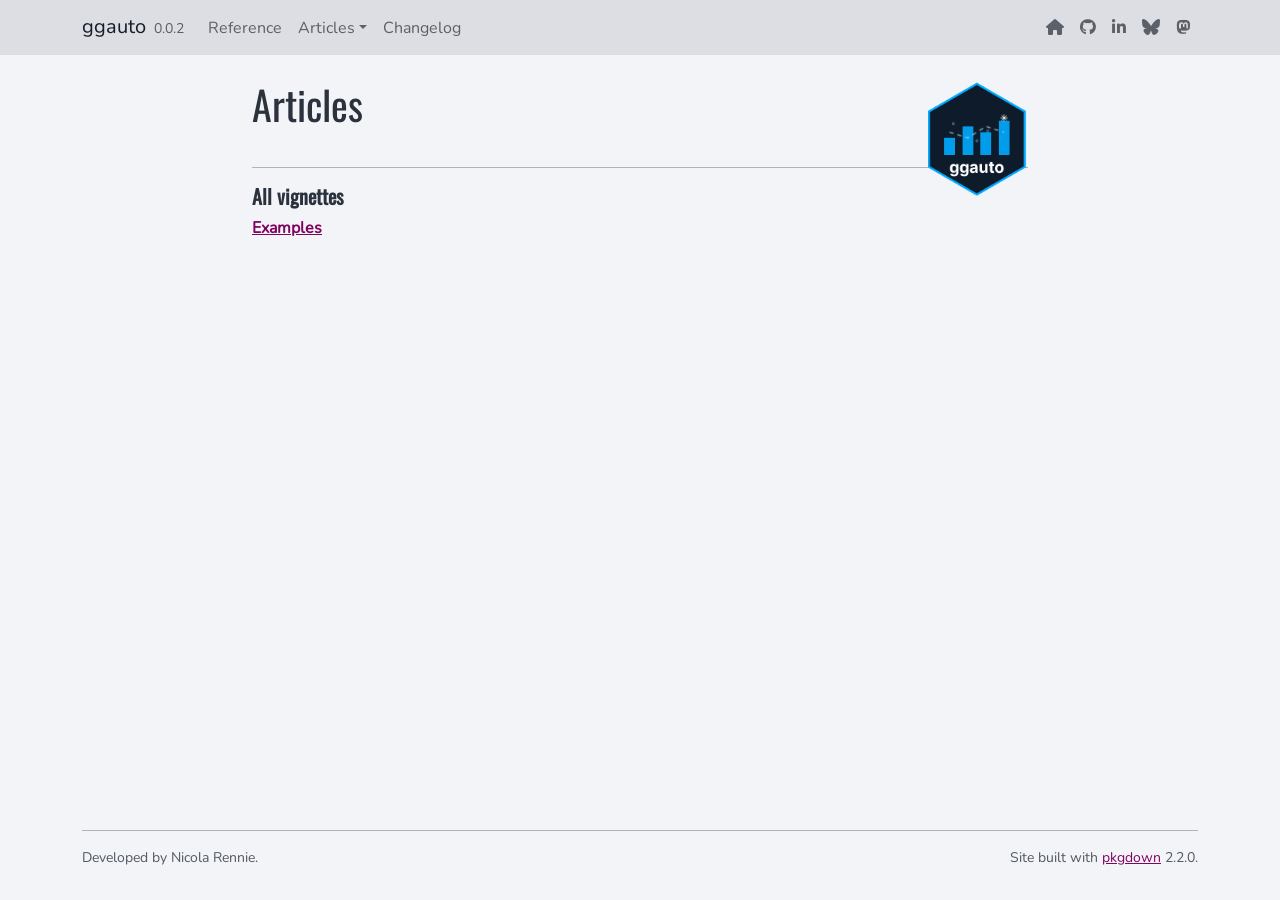
<file: articles/index.html>
<!DOCTYPE html>
<!-- Generated by pkgdown: do not edit by hand --><html lang="en"><head><meta http-equiv="Content-Type" content="text/html; charset=UTF-8"><meta charset="utf-8"><meta http-equiv="X-UA-Compatible" content="IE=edge"><meta name="viewport" content="width=device-width, initial-scale=1, shrink-to-fit=no"><title>Articles • ggauto</title><script src="../deps/jquery-3.6.0/jquery-3.6.0.min.js"></script><meta name="viewport" content="width=device-width, initial-scale=1, shrink-to-fit=no"><link href="../deps/bootstrap-5.3.8/bootstrap.min.css" rel="stylesheet"><script src="../deps/bootstrap-5.3.8/bootstrap.bundle.min.js"></script><link href="../deps/Nunito-0.4.10/font.css" rel="stylesheet"><link href="../deps/Oswald-0.4.10/font.css" rel="stylesheet"><link href="../deps/font-awesome-6.5.2/css/all.min.css" rel="stylesheet"><link href="../deps/font-awesome-6.5.2/css/v4-shims.min.css" rel="stylesheet"><script src="../deps/headroom-0.11.0/headroom.min.js"></script><script src="../deps/headroom-0.11.0/jQuery.headroom.min.js"></script><script src="../deps/bootstrap-toc-1.0.1/bootstrap-toc.min.js"></script><script src="../deps/clipboard.js-2.0.11/clipboard.min.js"></script><script src="../deps/search-1.0.0/autocomplete.jquery.min.js"></script><script src="../deps/search-1.0.0/fuse.min.js"></script><script src="../deps/search-1.0.0/mark.min.js"></script><!-- pkgdown --><script src="../pkgdown.js"></script><meta property="og:title" content="Articles"><meta property="og:image" content="https://nrennie.rbind.io/ggauto/logo.png"></head><body>
    <a href="#main" class="visually-hidden-focusable">Skip to contents</a>


    <nav class="navbar navbar-expand-lg fixed-top bg-light" data-bs-theme="light" aria-label="Site navigation"><div class="container">

    <a class="navbar-brand me-2" href="../index.html">ggauto</a>

    <small class="nav-text text-muted me-auto" data-bs-toggle="tooltip" data-bs-placement="bottom" title="">0.0.2</small>


    <button class="navbar-toggler" type="button" data-bs-toggle="collapse" data-bs-target="#navbar" aria-controls="navbar" aria-expanded="false" aria-label="Toggle navigation">
      <span class="navbar-toggler-icon"></span>
    </button>

    <div id="navbar" class="collapse navbar-collapse ms-3">
      <ul class="navbar-nav me-auto"><li class="nav-item"><a class="nav-link" href="../reference/index.html">Reference</a></li>
<li class="nav-item dropdown">
  <button class="nav-link dropdown-toggle" type="button" id="dropdown-articles" data-bs-toggle="dropdown" aria-expanded="false" aria-haspopup="true">Articles</button>
  <ul class="dropdown-menu" aria-labelledby="dropdown-articles"><li><a class="dropdown-item" href="../articles/Examples.html">Examples</a></li>
  </ul></li>
<li class="nav-item"><a class="nav-link" href="../news/index.html">Changelog</a></li>
      </ul><ul class="navbar-nav"><li class="nav-item"><a class="external-link nav-link" href="https://nrennie.rbind.io/" aria-label="Website"><span class="fa fa-house"></span></a></li>
<li class="nav-item"><a class="external-link nav-link" href="https://github.com/nrennie" aria-label="GitHub"><span class="fa fa-github"></span></a></li>
<li class="nav-item"><a class="external-link nav-link" href="https://uk.linkedin.com/in/nicola-rennie" aria-label="LinkedIn"><span class="fa fa-linkedin"></span></a></li>
<li class="nav-item"><a class="external-link nav-link" href="https://bsky.app/profile/nrennie.bsky.social" aria-label="BlueSky"><span class="fa fab fa-bluesky"></span></a></li>
<li class="nav-item"><a class="external-link nav-link" href="https://fosstodon.org/@nrennie" aria-label="Mastodon"><span class="fa fab fa-mastodon"></span></a></li>
      </ul></div>


  </div>
</nav><div class="container template-article-index">
<div class="row">
  <main id="main" class="col-md-9"><div class="page-header">
      <img src="../logo.png" class="logo" alt=""><h1>Articles</h1>
    </div>

    <div class="section ">
      <h3>All vignettes</h3>
      <div class="section-desc"></div>

      <dl><dt><a href="Examples.html">Examples</a></dt>
        <dd>
      </dd></dl></div>
  </main></div>


    <footer><div class="pkgdown-footer-left">
  <p>Developed by Nicola Rennie.</p>
</div>

<div class="pkgdown-footer-right">
  <p>Site built with <a href="https://pkgdown.r-lib.org/" class="external-link">pkgdown</a> 2.2.0.</p>
</div>

    </footer></div>





  </body></html>
</file>
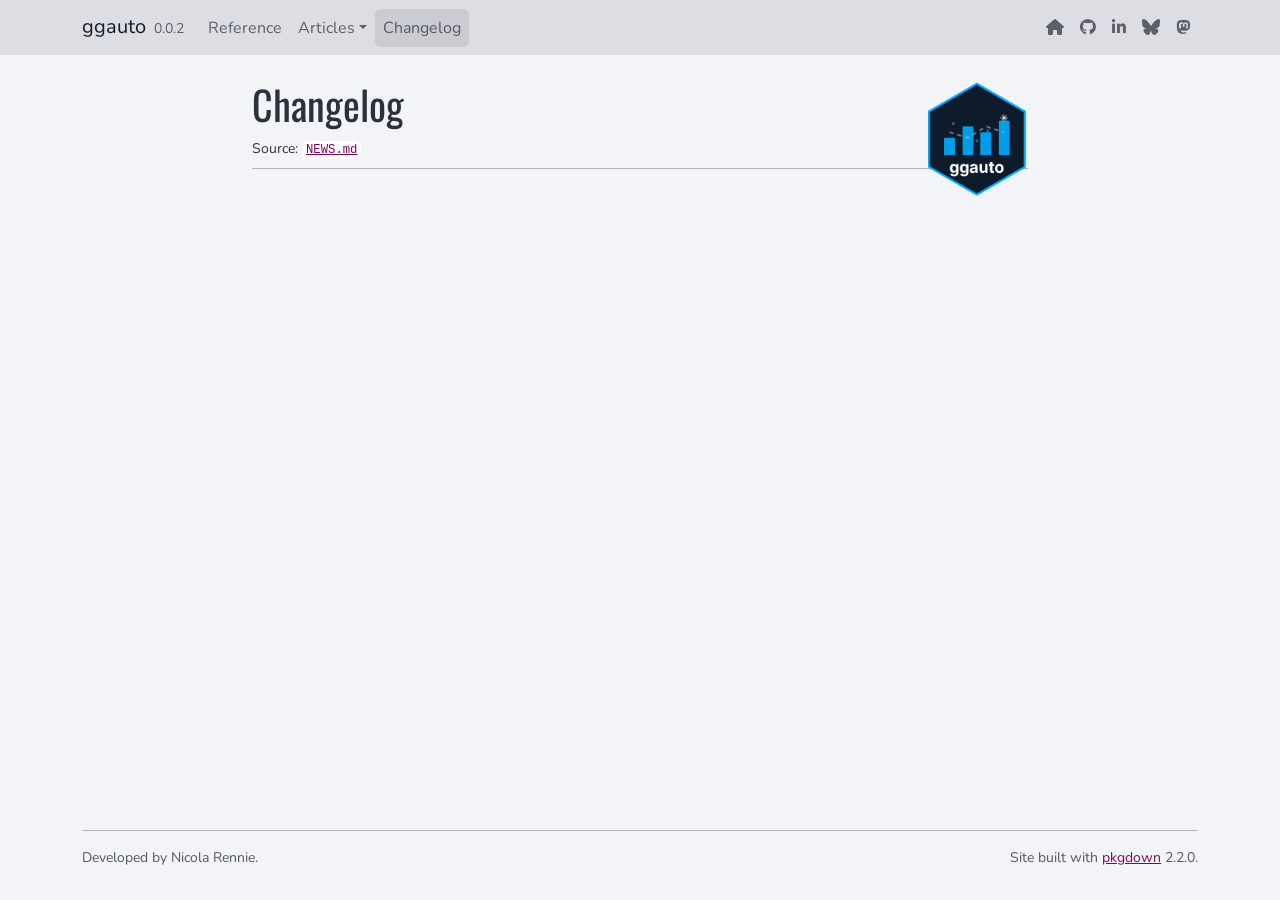
<file: news/index.html>
<!DOCTYPE html>
<!-- Generated by pkgdown: do not edit by hand --><html lang="en"><head><meta http-equiv="Content-Type" content="text/html; charset=UTF-8"><meta charset="utf-8"><meta http-equiv="X-UA-Compatible" content="IE=edge"><meta name="viewport" content="width=device-width, initial-scale=1, shrink-to-fit=no"><title>Changelog • ggauto</title><script src="../deps/jquery-3.6.0/jquery-3.6.0.min.js"></script><meta name="viewport" content="width=device-width, initial-scale=1, shrink-to-fit=no"><link href="../deps/bootstrap-5.3.8/bootstrap.min.css" rel="stylesheet"><script src="../deps/bootstrap-5.3.8/bootstrap.bundle.min.js"></script><link href="../deps/Nunito-0.4.10/font.css" rel="stylesheet"><link href="../deps/Oswald-0.4.10/font.css" rel="stylesheet"><link href="../deps/font-awesome-6.5.2/css/all.min.css" rel="stylesheet"><link href="../deps/font-awesome-6.5.2/css/v4-shims.min.css" rel="stylesheet"><script src="../deps/headroom-0.11.0/headroom.min.js"></script><script src="../deps/headroom-0.11.0/jQuery.headroom.min.js"></script><script src="../deps/bootstrap-toc-1.0.1/bootstrap-toc.min.js"></script><script src="../deps/clipboard.js-2.0.11/clipboard.min.js"></script><script src="../deps/search-1.0.0/autocomplete.jquery.min.js"></script><script src="../deps/search-1.0.0/fuse.min.js"></script><script src="../deps/search-1.0.0/mark.min.js"></script><!-- pkgdown --><script src="../pkgdown.js"></script><meta property="og:title" content="Changelog"><meta property="og:image" content="https://nrennie.rbind.io/ggauto/logo.png"></head><body>
    <a href="#main" class="visually-hidden-focusable">Skip to contents</a>


    <nav class="navbar navbar-expand-lg fixed-top bg-light" data-bs-theme="light" aria-label="Site navigation"><div class="container">

    <a class="navbar-brand me-2" href="../index.html">ggauto</a>

    <small class="nav-text text-muted me-auto" data-bs-toggle="tooltip" data-bs-placement="bottom" title="">0.0.2</small>


    <button class="navbar-toggler" type="button" data-bs-toggle="collapse" data-bs-target="#navbar" aria-controls="navbar" aria-expanded="false" aria-label="Toggle navigation">
      <span class="navbar-toggler-icon"></span>
    </button>

    <div id="navbar" class="collapse navbar-collapse ms-3">
      <ul class="navbar-nav me-auto"><li class="nav-item"><a class="nav-link" href="../reference/index.html">Reference</a></li>
<li class="nav-item dropdown">
  <button class="nav-link dropdown-toggle" type="button" id="dropdown-articles" data-bs-toggle="dropdown" aria-expanded="false" aria-haspopup="true">Articles</button>
  <ul class="dropdown-menu" aria-labelledby="dropdown-articles"><li><a class="dropdown-item" href="../articles/Examples.html">Examples</a></li>
  </ul></li>
<li class="active nav-item"><a class="nav-link" href="../news/index.html">Changelog</a></li>
      </ul><ul class="navbar-nav"><li class="nav-item"><a class="external-link nav-link" href="https://nrennie.rbind.io/" aria-label="Website"><span class="fa fa-house"></span></a></li>
<li class="nav-item"><a class="external-link nav-link" href="https://github.com/nrennie" aria-label="GitHub"><span class="fa fa-github"></span></a></li>
<li class="nav-item"><a class="external-link nav-link" href="https://uk.linkedin.com/in/nicola-rennie" aria-label="LinkedIn"><span class="fa fa-linkedin"></span></a></li>
<li class="nav-item"><a class="external-link nav-link" href="https://bsky.app/profile/nrennie.bsky.social" aria-label="BlueSky"><span class="fa fab fa-bluesky"></span></a></li>
<li class="nav-item"><a class="external-link nav-link" href="https://fosstodon.org/@nrennie" aria-label="Mastodon"><span class="fa fab fa-mastodon"></span></a></li>
      </ul></div>


  </div>
</nav><div class="container template-news">
<div class="row">
  <main id="main" class="col-md-9"><div class="page-header">
      <img src="../logo.png" class="logo" alt=""><h1>Changelog</h1>
      <small>Source: <a href="https://github.com/nrennie/ggauto/blob/HEAD/NEWS.md" class="external-link"><code>NEWS.md</code></a></small>
    </div>

  </main></div>


    <footer><div class="pkgdown-footer-left">
  <p>Developed by Nicola Rennie.</p>
</div>

<div class="pkgdown-footer-right">
  <p>Site built with <a href="https://pkgdown.r-lib.org/" class="external-link">pkgdown</a> 2.2.0.</p>
</div>

    </footer></div>





  </body></html>
</file>
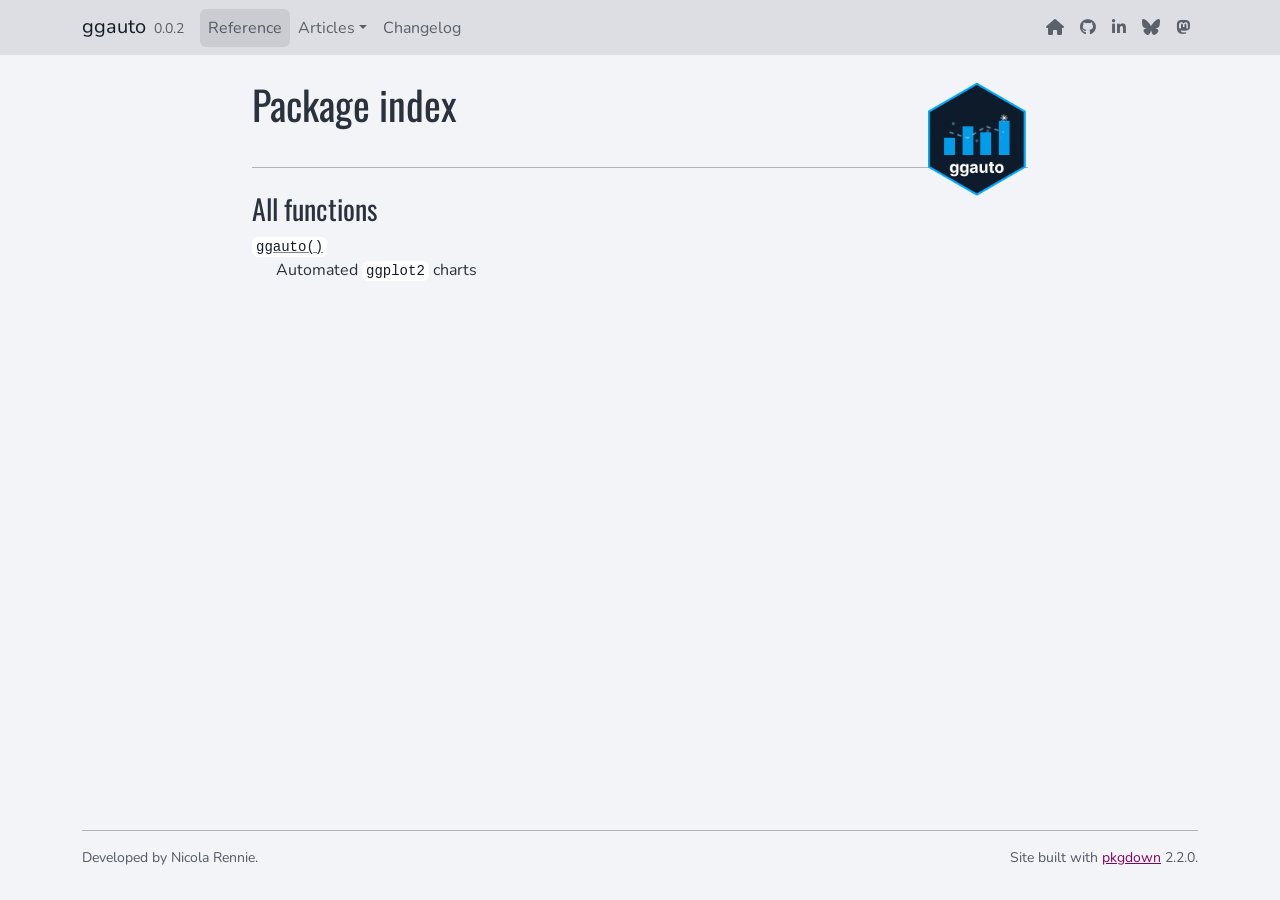
<file: reference/index.html>
<!DOCTYPE html>
<!-- Generated by pkgdown: do not edit by hand --><html lang="en"><head><meta http-equiv="Content-Type" content="text/html; charset=UTF-8"><meta charset="utf-8"><meta http-equiv="X-UA-Compatible" content="IE=edge"><meta name="viewport" content="width=device-width, initial-scale=1, shrink-to-fit=no"><title>Package index • ggauto</title><script src="../deps/jquery-3.6.0/jquery-3.6.0.min.js"></script><meta name="viewport" content="width=device-width, initial-scale=1, shrink-to-fit=no"><link href="../deps/bootstrap-5.3.8/bootstrap.min.css" rel="stylesheet"><script src="../deps/bootstrap-5.3.8/bootstrap.bundle.min.js"></script><link href="../deps/Nunito-0.4.10/font.css" rel="stylesheet"><link href="../deps/Oswald-0.4.10/font.css" rel="stylesheet"><link href="../deps/font-awesome-6.5.2/css/all.min.css" rel="stylesheet"><link href="../deps/font-awesome-6.5.2/css/v4-shims.min.css" rel="stylesheet"><script src="../deps/headroom-0.11.0/headroom.min.js"></script><script src="../deps/headroom-0.11.0/jQuery.headroom.min.js"></script><script src="../deps/bootstrap-toc-1.0.1/bootstrap-toc.min.js"></script><script src="../deps/clipboard.js-2.0.11/clipboard.min.js"></script><script src="../deps/search-1.0.0/autocomplete.jquery.min.js"></script><script src="../deps/search-1.0.0/fuse.min.js"></script><script src="../deps/search-1.0.0/mark.min.js"></script><!-- pkgdown --><script src="../pkgdown.js"></script><meta property="og:title" content="Package index"><meta property="og:image" content="https://nrennie.rbind.io/ggauto/logo.png"></head><body>
    <a href="#main" class="visually-hidden-focusable">Skip to contents</a>


    <nav class="navbar navbar-expand-lg fixed-top bg-light" data-bs-theme="light" aria-label="Site navigation"><div class="container">

    <a class="navbar-brand me-2" href="../index.html">ggauto</a>

    <small class="nav-text text-muted me-auto" data-bs-toggle="tooltip" data-bs-placement="bottom" title="">0.0.2</small>


    <button class="navbar-toggler" type="button" data-bs-toggle="collapse" data-bs-target="#navbar" aria-controls="navbar" aria-expanded="false" aria-label="Toggle navigation">
      <span class="navbar-toggler-icon"></span>
    </button>

    <div id="navbar" class="collapse navbar-collapse ms-3">
      <ul class="navbar-nav me-auto"><li class="active nav-item"><a class="nav-link" href="../reference/index.html">Reference</a></li>
<li class="nav-item dropdown">
  <button class="nav-link dropdown-toggle" type="button" id="dropdown-articles" data-bs-toggle="dropdown" aria-expanded="false" aria-haspopup="true">Articles</button>
  <ul class="dropdown-menu" aria-labelledby="dropdown-articles"><li><a class="dropdown-item" href="../articles/Examples.html">Examples</a></li>
  </ul></li>
<li class="nav-item"><a class="nav-link" href="../news/index.html">Changelog</a></li>
      </ul><ul class="navbar-nav"><li class="nav-item"><a class="external-link nav-link" href="https://nrennie.rbind.io/" aria-label="Website"><span class="fa fa-house"></span></a></li>
<li class="nav-item"><a class="external-link nav-link" href="https://github.com/nrennie" aria-label="GitHub"><span class="fa fa-github"></span></a></li>
<li class="nav-item"><a class="external-link nav-link" href="https://uk.linkedin.com/in/nicola-rennie" aria-label="LinkedIn"><span class="fa fa-linkedin"></span></a></li>
<li class="nav-item"><a class="external-link nav-link" href="https://bsky.app/profile/nrennie.bsky.social" aria-label="BlueSky"><span class="fa fab fa-bluesky"></span></a></li>
<li class="nav-item"><a class="external-link nav-link" href="https://fosstodon.org/@nrennie" aria-label="Mastodon"><span class="fa fab fa-mastodon"></span></a></li>
      </ul></div>


  </div>
</nav><div class="container template-reference-index">
<div class="row">
  <main id="main" class="col-md-9"><div class="page-header">
      <img src="../logo.png" class="logo" alt=""><h1>Package index</h1>
    </div>

    <div class="section level2">
      <h2 id="all-functions">All functions<a class="anchor" aria-label="anchor" href="#all-functions"></a></h2>



      <dl></dl></div><div class="section level2">




      <dl><dt>

          <code><a href="ggauto.html">ggauto()</a></code>

        </dt>
        <dd>Automated <code>ggplot2</code> charts</dd>
      </dl></div>
  </main></div>


    <footer><div class="pkgdown-footer-left">
  <p>Developed by Nicola Rennie.</p>
</div>

<div class="pkgdown-footer-right">
  <p>Site built with <a href="https://pkgdown.r-lib.org/" class="external-link">pkgdown</a> 2.2.0.</p>
</div>

    </footer></div>





  </body></html>
</file>
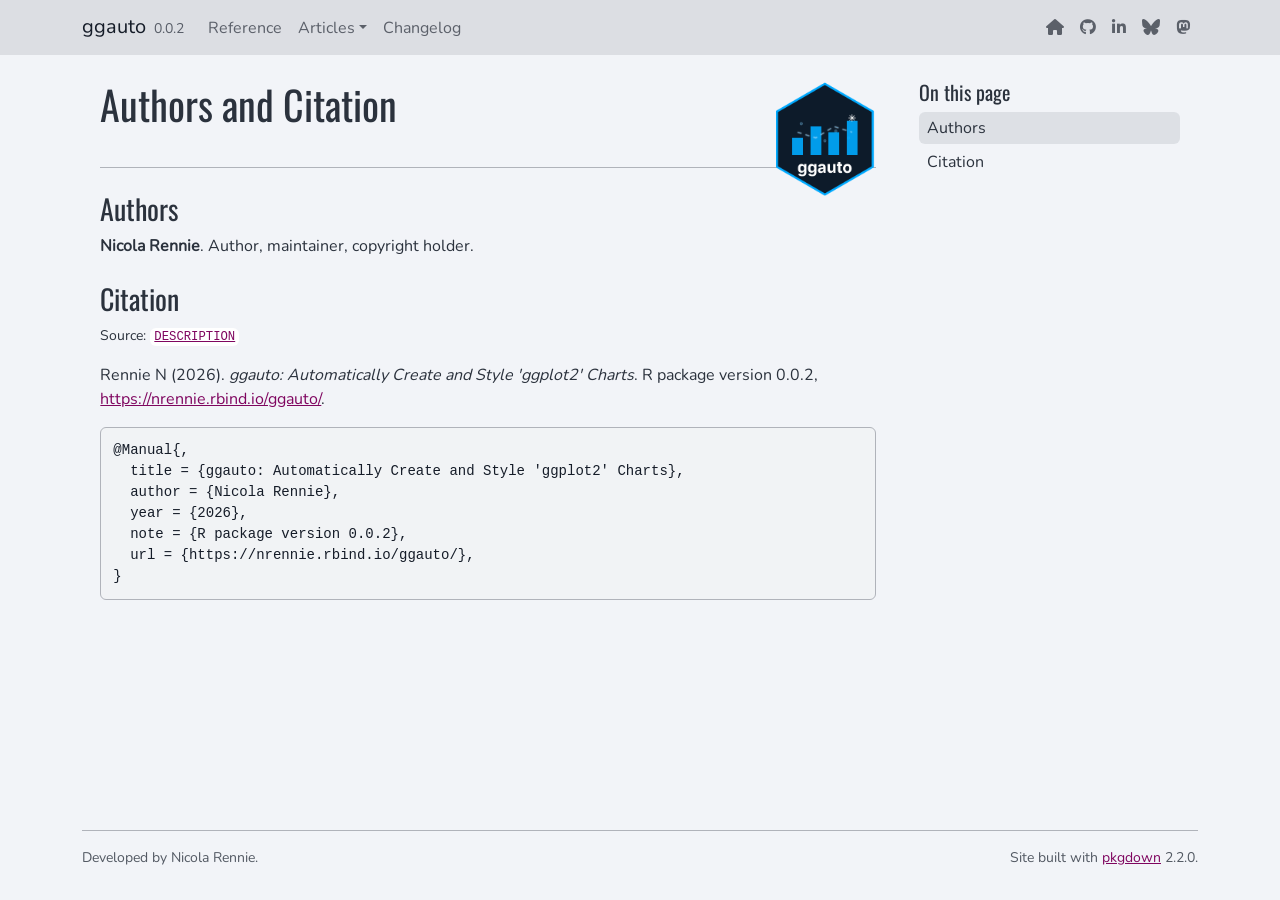
<file: authors.html>
<!DOCTYPE html>
<!-- Generated by pkgdown: do not edit by hand --><html lang="en"><head><meta http-equiv="Content-Type" content="text/html; charset=UTF-8"><meta charset="utf-8"><meta http-equiv="X-UA-Compatible" content="IE=edge"><meta name="viewport" content="width=device-width, initial-scale=1, shrink-to-fit=no"><title>Authors and Citation • ggauto</title><script src="deps/jquery-3.6.0/jquery-3.6.0.min.js"></script><meta name="viewport" content="width=device-width, initial-scale=1, shrink-to-fit=no"><link href="deps/bootstrap-5.3.8/bootstrap.min.css" rel="stylesheet"><script src="deps/bootstrap-5.3.8/bootstrap.bundle.min.js"></script><link href="deps/Nunito-0.4.10/font.css" rel="stylesheet"><link href="deps/Oswald-0.4.10/font.css" rel="stylesheet"><link href="deps/font-awesome-6.5.2/css/all.min.css" rel="stylesheet"><link href="deps/font-awesome-6.5.2/css/v4-shims.min.css" rel="stylesheet"><script src="deps/headroom-0.11.0/headroom.min.js"></script><script src="deps/headroom-0.11.0/jQuery.headroom.min.js"></script><script src="deps/bootstrap-toc-1.0.1/bootstrap-toc.min.js"></script><script src="deps/clipboard.js-2.0.11/clipboard.min.js"></script><script src="deps/search-1.0.0/autocomplete.jquery.min.js"></script><script src="deps/search-1.0.0/fuse.min.js"></script><script src="deps/search-1.0.0/mark.min.js"></script><!-- pkgdown --><script src="pkgdown.js"></script><meta property="og:title" content="Authors and Citation"><meta property="og:image" content="https://nrennie.rbind.io/ggauto/logo.png"></head><body>
    <a href="#main" class="visually-hidden-focusable">Skip to contents</a>


    <nav class="navbar navbar-expand-lg fixed-top bg-light" data-bs-theme="light" aria-label="Site navigation"><div class="container">

    <a class="navbar-brand me-2" href="index.html">ggauto</a>

    <small class="nav-text text-muted me-auto" data-bs-toggle="tooltip" data-bs-placement="bottom" title="">0.0.2</small>


    <button class="navbar-toggler" type="button" data-bs-toggle="collapse" data-bs-target="#navbar" aria-controls="navbar" aria-expanded="false" aria-label="Toggle navigation">
      <span class="navbar-toggler-icon"></span>
    </button>

    <div id="navbar" class="collapse navbar-collapse ms-3">
      <ul class="navbar-nav me-auto"><li class="nav-item"><a class="nav-link" href="reference/index.html">Reference</a></li>
<li class="nav-item dropdown">
  <button class="nav-link dropdown-toggle" type="button" id="dropdown-articles" data-bs-toggle="dropdown" aria-expanded="false" aria-haspopup="true">Articles</button>
  <ul class="dropdown-menu" aria-labelledby="dropdown-articles"><li><a class="dropdown-item" href="articles/Examples.html">Examples</a></li>
  </ul></li>
<li class="nav-item"><a class="nav-link" href="news/index.html">Changelog</a></li>
      </ul><ul class="navbar-nav"><li class="nav-item"><a class="external-link nav-link" href="https://nrennie.rbind.io/" aria-label="Website"><span class="fa fa-house"></span></a></li>
<li class="nav-item"><a class="external-link nav-link" href="https://github.com/nrennie" aria-label="GitHub"><span class="fa fa-github"></span></a></li>
<li class="nav-item"><a class="external-link nav-link" href="https://uk.linkedin.com/in/nicola-rennie" aria-label="LinkedIn"><span class="fa fa-linkedin"></span></a></li>
<li class="nav-item"><a class="external-link nav-link" href="https://bsky.app/profile/nrennie.bsky.social" aria-label="BlueSky"><span class="fa fab fa-bluesky"></span></a></li>
<li class="nav-item"><a class="external-link nav-link" href="https://fosstodon.org/@nrennie" aria-label="Mastodon"><span class="fa fab fa-mastodon"></span></a></li>
      </ul></div>


  </div>
</nav><div class="container template-citation-authors">
<div class="row">
  <main id="main" class="col-md-9"><div class="page-header">
      <img src="logo.png" class="logo" alt=""><h1>Authors and Citation</h1>
    </div>

    <div class="section level2">
      <h2>Authors</h2>

      <ul class="list-unstyled"><li>
          <p><strong>Nicola Rennie</strong>. Author, maintainer, copyright holder.
          </p>
        </li>
      </ul></div>

    <div class="section level2">
      <h2 id="citation">Citation</h2>
      <p><small class="dont-index">Source: <a href="https://github.com/nrennie/ggauto/blob/HEAD/DESCRIPTION" class="external-link"><code>DESCRIPTION</code></a></small></p>

      <p>Rennie N (2026).
<em>ggauto: Automatically Create and Style 'ggplot2' Charts</em>.
R package version 0.0.2, <a href="https://nrennie.rbind.io/ggauto/">https://nrennie.rbind.io/ggauto/</a>.
</p>
      <pre>@Manual{,
  title = {ggauto: Automatically Create and Style 'ggplot2' Charts},
  author = {Nicola Rennie},
  year = {2026},
  note = {R package version 0.0.2},
  url = {https://nrennie.rbind.io/ggauto/},
}</pre>
    </div>

  </main><aside class="col-md-3"><nav id="toc" aria-label="Table of contents"><h2>On this page</h2>
    </nav></aside></div>


    <footer><div class="pkgdown-footer-left">
  <p>Developed by Nicola Rennie.</p>
</div>

<div class="pkgdown-footer-right">
  <p>Site built with <a href="https://pkgdown.r-lib.org/" class="external-link">pkgdown</a> 2.2.0.</p>
</div>

    </footer></div>





  </body></html>
</file>
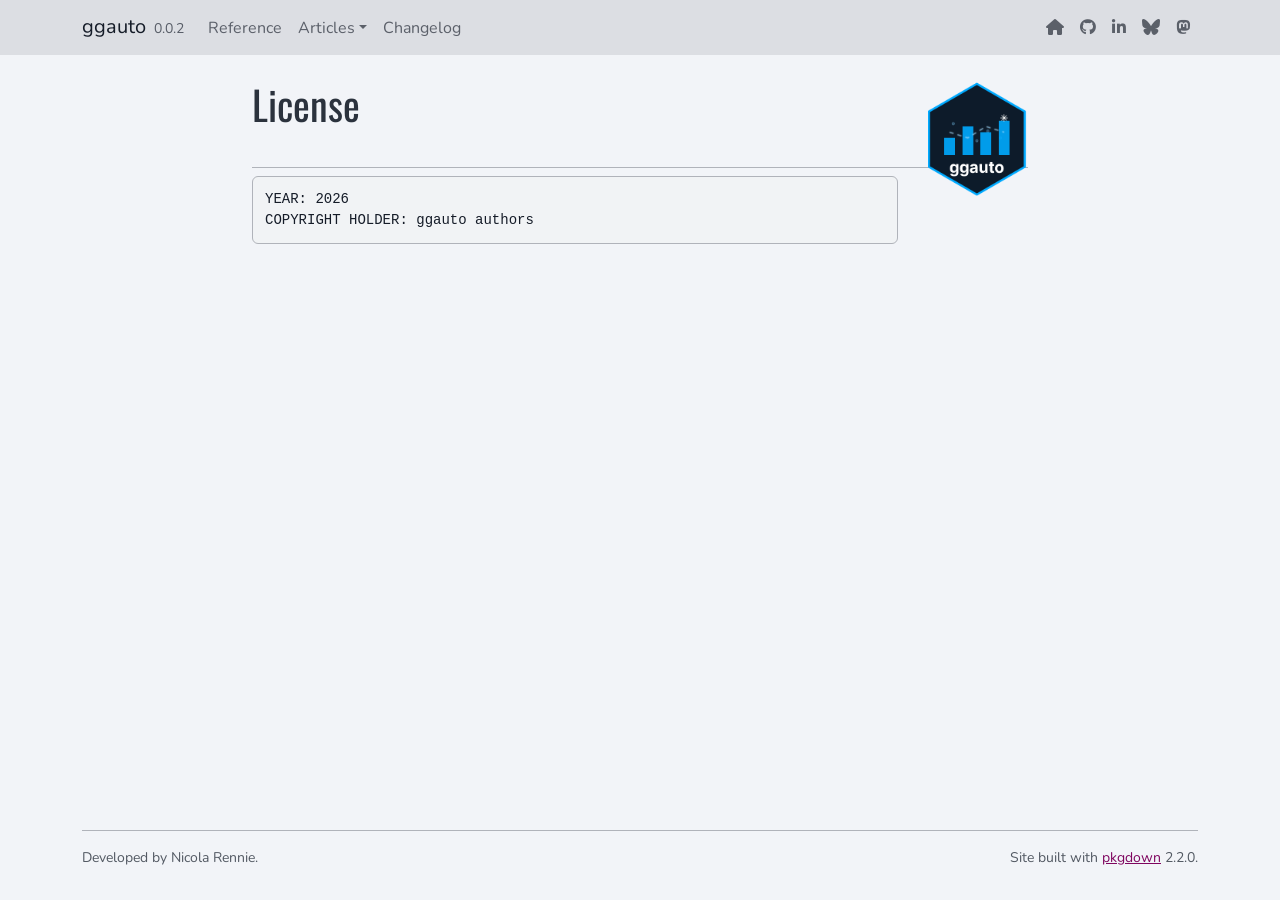
<file: LICENSE-text.html>
<!DOCTYPE html>
<!-- Generated by pkgdown: do not edit by hand --><html lang="en"><head><meta http-equiv="Content-Type" content="text/html; charset=UTF-8"><meta charset="utf-8"><meta http-equiv="X-UA-Compatible" content="IE=edge"><meta name="viewport" content="width=device-width, initial-scale=1, shrink-to-fit=no"><title>License • ggauto</title><script src="deps/jquery-3.6.0/jquery-3.6.0.min.js"></script><meta name="viewport" content="width=device-width, initial-scale=1, shrink-to-fit=no"><link href="deps/bootstrap-5.3.8/bootstrap.min.css" rel="stylesheet"><script src="deps/bootstrap-5.3.8/bootstrap.bundle.min.js"></script><link href="deps/Nunito-0.4.10/font.css" rel="stylesheet"><link href="deps/Oswald-0.4.10/font.css" rel="stylesheet"><link href="deps/font-awesome-6.5.2/css/all.min.css" rel="stylesheet"><link href="deps/font-awesome-6.5.2/css/v4-shims.min.css" rel="stylesheet"><script src="deps/headroom-0.11.0/headroom.min.js"></script><script src="deps/headroom-0.11.0/jQuery.headroom.min.js"></script><script src="deps/bootstrap-toc-1.0.1/bootstrap-toc.min.js"></script><script src="deps/clipboard.js-2.0.11/clipboard.min.js"></script><script src="deps/search-1.0.0/autocomplete.jquery.min.js"></script><script src="deps/search-1.0.0/fuse.min.js"></script><script src="deps/search-1.0.0/mark.min.js"></script><!-- pkgdown --><script src="pkgdown.js"></script><meta property="og:title" content="License"><meta property="og:image" content="https://nrennie.rbind.io/ggauto/logo.png"></head><body>
    <a href="#main" class="visually-hidden-focusable">Skip to contents</a>


    <nav class="navbar navbar-expand-lg fixed-top bg-light" data-bs-theme="light" aria-label="Site navigation"><div class="container">

    <a class="navbar-brand me-2" href="index.html">ggauto</a>

    <small class="nav-text text-muted me-auto" data-bs-toggle="tooltip" data-bs-placement="bottom" title="">0.0.2</small>


    <button class="navbar-toggler" type="button" data-bs-toggle="collapse" data-bs-target="#navbar" aria-controls="navbar" aria-expanded="false" aria-label="Toggle navigation">
      <span class="navbar-toggler-icon"></span>
    </button>

    <div id="navbar" class="collapse navbar-collapse ms-3">
      <ul class="navbar-nav me-auto"><li class="nav-item"><a class="nav-link" href="reference/index.html">Reference</a></li>
<li class="nav-item dropdown">
  <button class="nav-link dropdown-toggle" type="button" id="dropdown-articles" data-bs-toggle="dropdown" aria-expanded="false" aria-haspopup="true">Articles</button>
  <ul class="dropdown-menu" aria-labelledby="dropdown-articles"><li><a class="dropdown-item" href="articles/Examples.html">Examples</a></li>
  </ul></li>
<li class="nav-item"><a class="nav-link" href="news/index.html">Changelog</a></li>
      </ul><ul class="navbar-nav"><li class="nav-item"><a class="external-link nav-link" href="https://nrennie.rbind.io/" aria-label="Website"><span class="fa fa-house"></span></a></li>
<li class="nav-item"><a class="external-link nav-link" href="https://github.com/nrennie" aria-label="GitHub"><span class="fa fa-github"></span></a></li>
<li class="nav-item"><a class="external-link nav-link" href="https://uk.linkedin.com/in/nicola-rennie" aria-label="LinkedIn"><span class="fa fa-linkedin"></span></a></li>
<li class="nav-item"><a class="external-link nav-link" href="https://bsky.app/profile/nrennie.bsky.social" aria-label="BlueSky"><span class="fa fab fa-bluesky"></span></a></li>
<li class="nav-item"><a class="external-link nav-link" href="https://fosstodon.org/@nrennie" aria-label="Mastodon"><span class="fa fab fa-mastodon"></span></a></li>
      </ul></div>


  </div>
</nav><div class="container template-title-body">
<div class="row">
  <main id="main" class="col-md-9"><div class="page-header">
      <img src="logo.png" class="logo" alt=""><h1>License</h1>

    </div>

<pre>YEAR: 2026
COPYRIGHT HOLDER: ggauto authors
</pre>

  </main></div>


    <footer><div class="pkgdown-footer-left">
  <p>Developed by Nicola Rennie.</p>
</div>

<div class="pkgdown-footer-right">
  <p>Site built with <a href="https://pkgdown.r-lib.org/" class="external-link">pkgdown</a> 2.2.0.</p>
</div>

    </footer></div>





  </body></html>
</file>
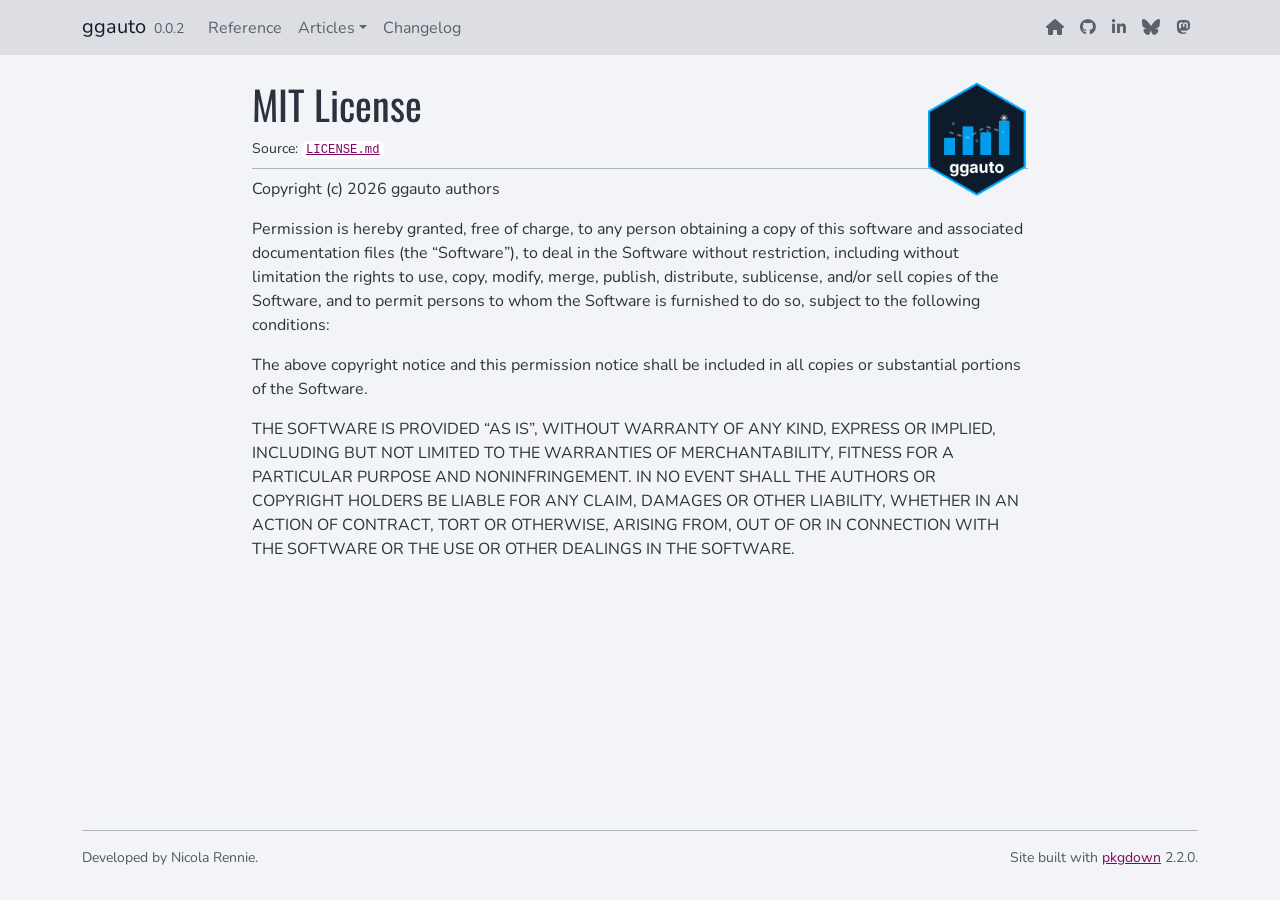
<file: LICENSE.html>
<!DOCTYPE html>
<!-- Generated by pkgdown: do not edit by hand --><html lang="en"><head><meta http-equiv="Content-Type" content="text/html; charset=UTF-8"><meta charset="utf-8"><meta http-equiv="X-UA-Compatible" content="IE=edge"><meta name="viewport" content="width=device-width, initial-scale=1, shrink-to-fit=no"><title>MIT License • ggauto</title><script src="deps/jquery-3.6.0/jquery-3.6.0.min.js"></script><meta name="viewport" content="width=device-width, initial-scale=1, shrink-to-fit=no"><link href="deps/bootstrap-5.3.8/bootstrap.min.css" rel="stylesheet"><script src="deps/bootstrap-5.3.8/bootstrap.bundle.min.js"></script><link href="deps/Nunito-0.4.10/font.css" rel="stylesheet"><link href="deps/Oswald-0.4.10/font.css" rel="stylesheet"><link href="deps/font-awesome-6.5.2/css/all.min.css" rel="stylesheet"><link href="deps/font-awesome-6.5.2/css/v4-shims.min.css" rel="stylesheet"><script src="deps/headroom-0.11.0/headroom.min.js"></script><script src="deps/headroom-0.11.0/jQuery.headroom.min.js"></script><script src="deps/bootstrap-toc-1.0.1/bootstrap-toc.min.js"></script><script src="deps/clipboard.js-2.0.11/clipboard.min.js"></script><script src="deps/search-1.0.0/autocomplete.jquery.min.js"></script><script src="deps/search-1.0.0/fuse.min.js"></script><script src="deps/search-1.0.0/mark.min.js"></script><!-- pkgdown --><script src="pkgdown.js"></script><meta property="og:title" content="MIT License"><meta property="og:image" content="https://nrennie.rbind.io/ggauto/logo.png"></head><body>
    <a href="#main" class="visually-hidden-focusable">Skip to contents</a>


    <nav class="navbar navbar-expand-lg fixed-top bg-light" data-bs-theme="light" aria-label="Site navigation"><div class="container">

    <a class="navbar-brand me-2" href="index.html">ggauto</a>

    <small class="nav-text text-muted me-auto" data-bs-toggle="tooltip" data-bs-placement="bottom" title="">0.0.2</small>


    <button class="navbar-toggler" type="button" data-bs-toggle="collapse" data-bs-target="#navbar" aria-controls="navbar" aria-expanded="false" aria-label="Toggle navigation">
      <span class="navbar-toggler-icon"></span>
    </button>

    <div id="navbar" class="collapse navbar-collapse ms-3">
      <ul class="navbar-nav me-auto"><li class="nav-item"><a class="nav-link" href="reference/index.html">Reference</a></li>
<li class="nav-item dropdown">
  <button class="nav-link dropdown-toggle" type="button" id="dropdown-articles" data-bs-toggle="dropdown" aria-expanded="false" aria-haspopup="true">Articles</button>
  <ul class="dropdown-menu" aria-labelledby="dropdown-articles"><li><a class="dropdown-item" href="articles/Examples.html">Examples</a></li>
  </ul></li>
<li class="nav-item"><a class="nav-link" href="news/index.html">Changelog</a></li>
      </ul><ul class="navbar-nav"><li class="nav-item"><a class="external-link nav-link" href="https://nrennie.rbind.io/" aria-label="Website"><span class="fa fa-house"></span></a></li>
<li class="nav-item"><a class="external-link nav-link" href="https://github.com/nrennie" aria-label="GitHub"><span class="fa fa-github"></span></a></li>
<li class="nav-item"><a class="external-link nav-link" href="https://uk.linkedin.com/in/nicola-rennie" aria-label="LinkedIn"><span class="fa fa-linkedin"></span></a></li>
<li class="nav-item"><a class="external-link nav-link" href="https://bsky.app/profile/nrennie.bsky.social" aria-label="BlueSky"><span class="fa fab fa-bluesky"></span></a></li>
<li class="nav-item"><a class="external-link nav-link" href="https://fosstodon.org/@nrennie" aria-label="Mastodon"><span class="fa fab fa-mastodon"></span></a></li>
      </ul></div>


  </div>
</nav><div class="container template-title-body">
<div class="row">
  <main id="main" class="col-md-9"><div class="page-header">
      <img src="logo.png" class="logo" alt=""><h1>MIT License</h1>
      <small class="dont-index">Source: <a href="https://github.com/nrennie/ggauto/blob/HEAD/LICENSE.md" class="external-link"><code>LICENSE.md</code></a></small>
    </div>

<div id="mit-license" class="section level1">

<p>Copyright (c) 2026 ggauto authors</p>
<p>Permission is hereby granted, free of charge, to any person obtaining a copy of this software and associated documentation files (the “Software”), to deal in the Software without restriction, including without limitation the rights to use, copy, modify, merge, publish, distribute, sublicense, and/or sell copies of the Software, and to permit persons to whom the Software is furnished to do so, subject to the following conditions:</p>
<p>The above copyright notice and this permission notice shall be included in all copies or substantial portions of the Software.</p>
<p>THE SOFTWARE IS PROVIDED “AS IS”, WITHOUT WARRANTY OF ANY KIND, EXPRESS OR IMPLIED, INCLUDING BUT NOT LIMITED TO THE WARRANTIES OF MERCHANTABILITY, FITNESS FOR A PARTICULAR PURPOSE AND NONINFRINGEMENT. IN NO EVENT SHALL THE AUTHORS OR COPYRIGHT HOLDERS BE LIABLE FOR ANY CLAIM, DAMAGES OR OTHER LIABILITY, WHETHER IN AN ACTION OF CONTRACT, TORT OR OTHERWISE, ARISING FROM, OUT OF OR IN CONNECTION WITH THE SOFTWARE OR THE USE OR OTHER DEALINGS IN THE SOFTWARE.</p>
</div>

  </main></div>


    <footer><div class="pkgdown-footer-left">
  <p>Developed by Nicola Rennie.</p>
</div>

<div class="pkgdown-footer-right">
  <p>Site built with <a href="https://pkgdown.r-lib.org/" class="external-link">pkgdown</a> 2.2.0.</p>
</div>

    </footer></div>





  </body></html>
</file>
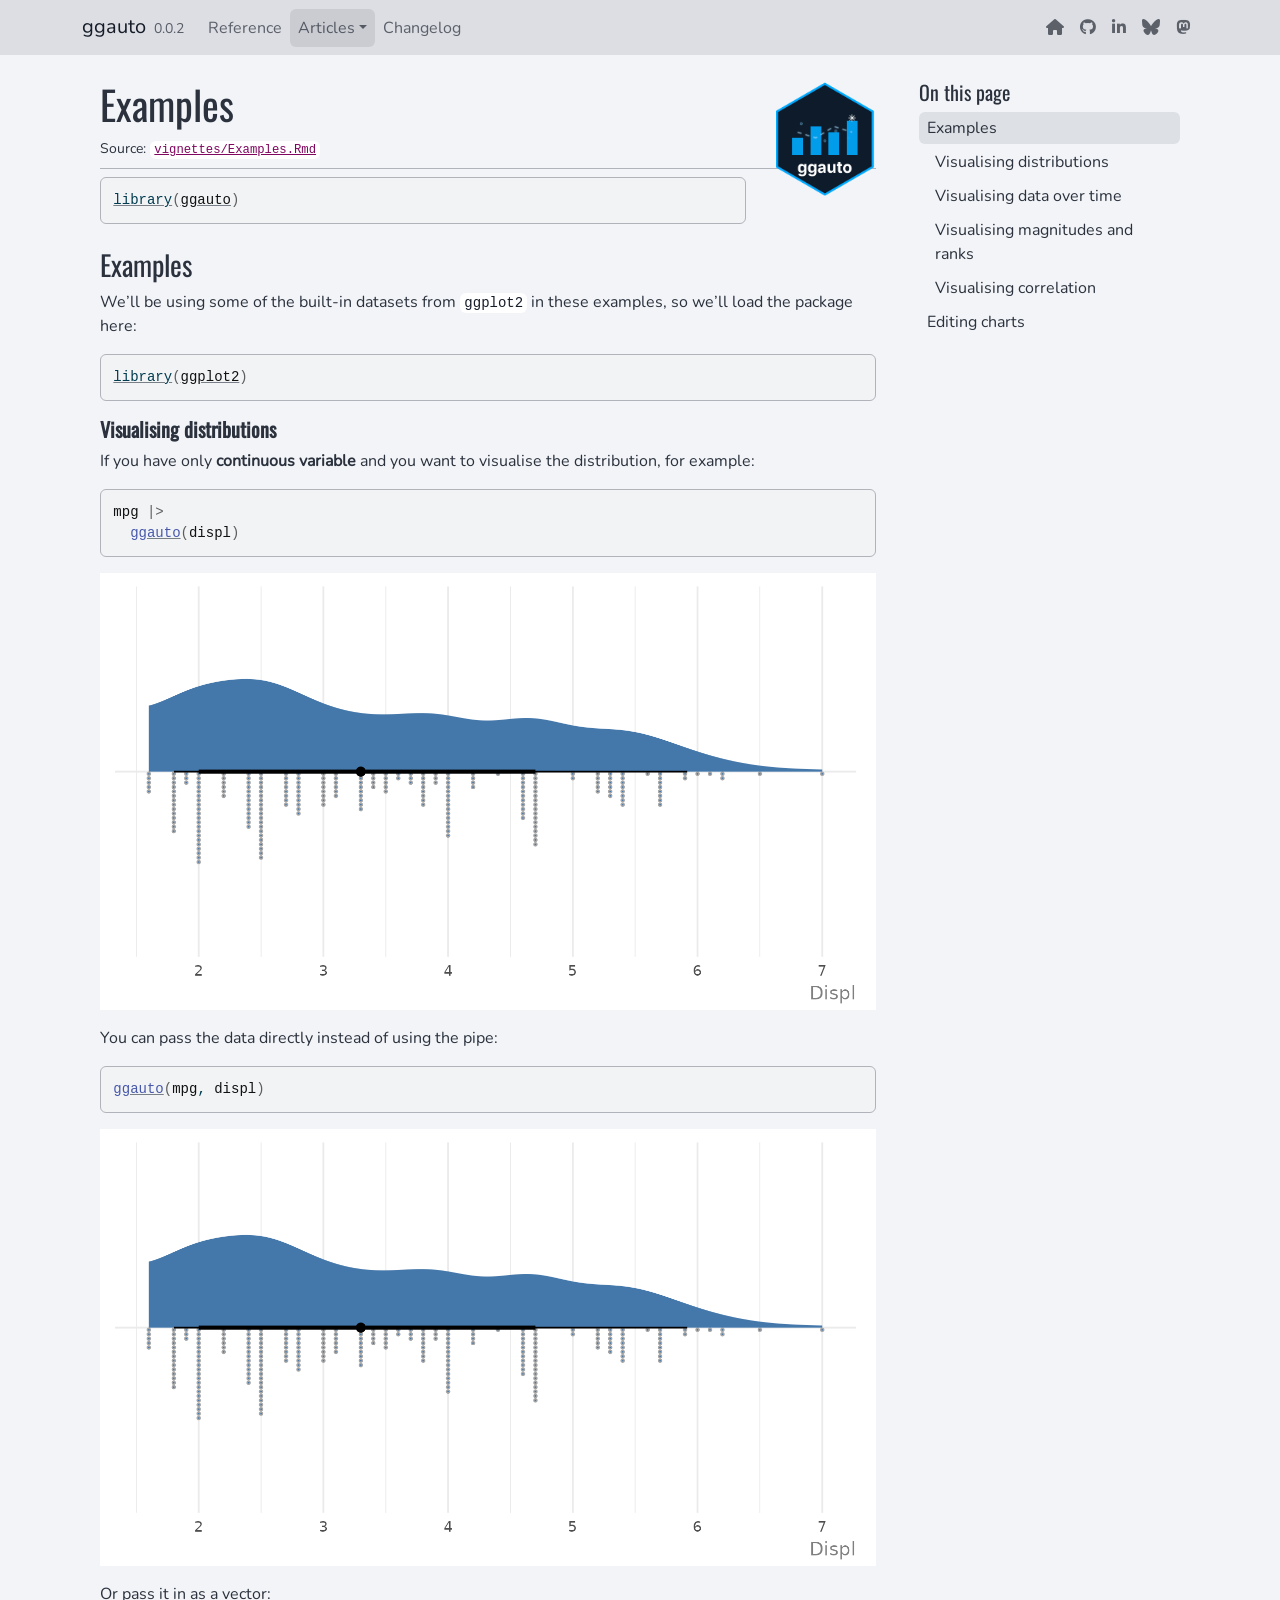
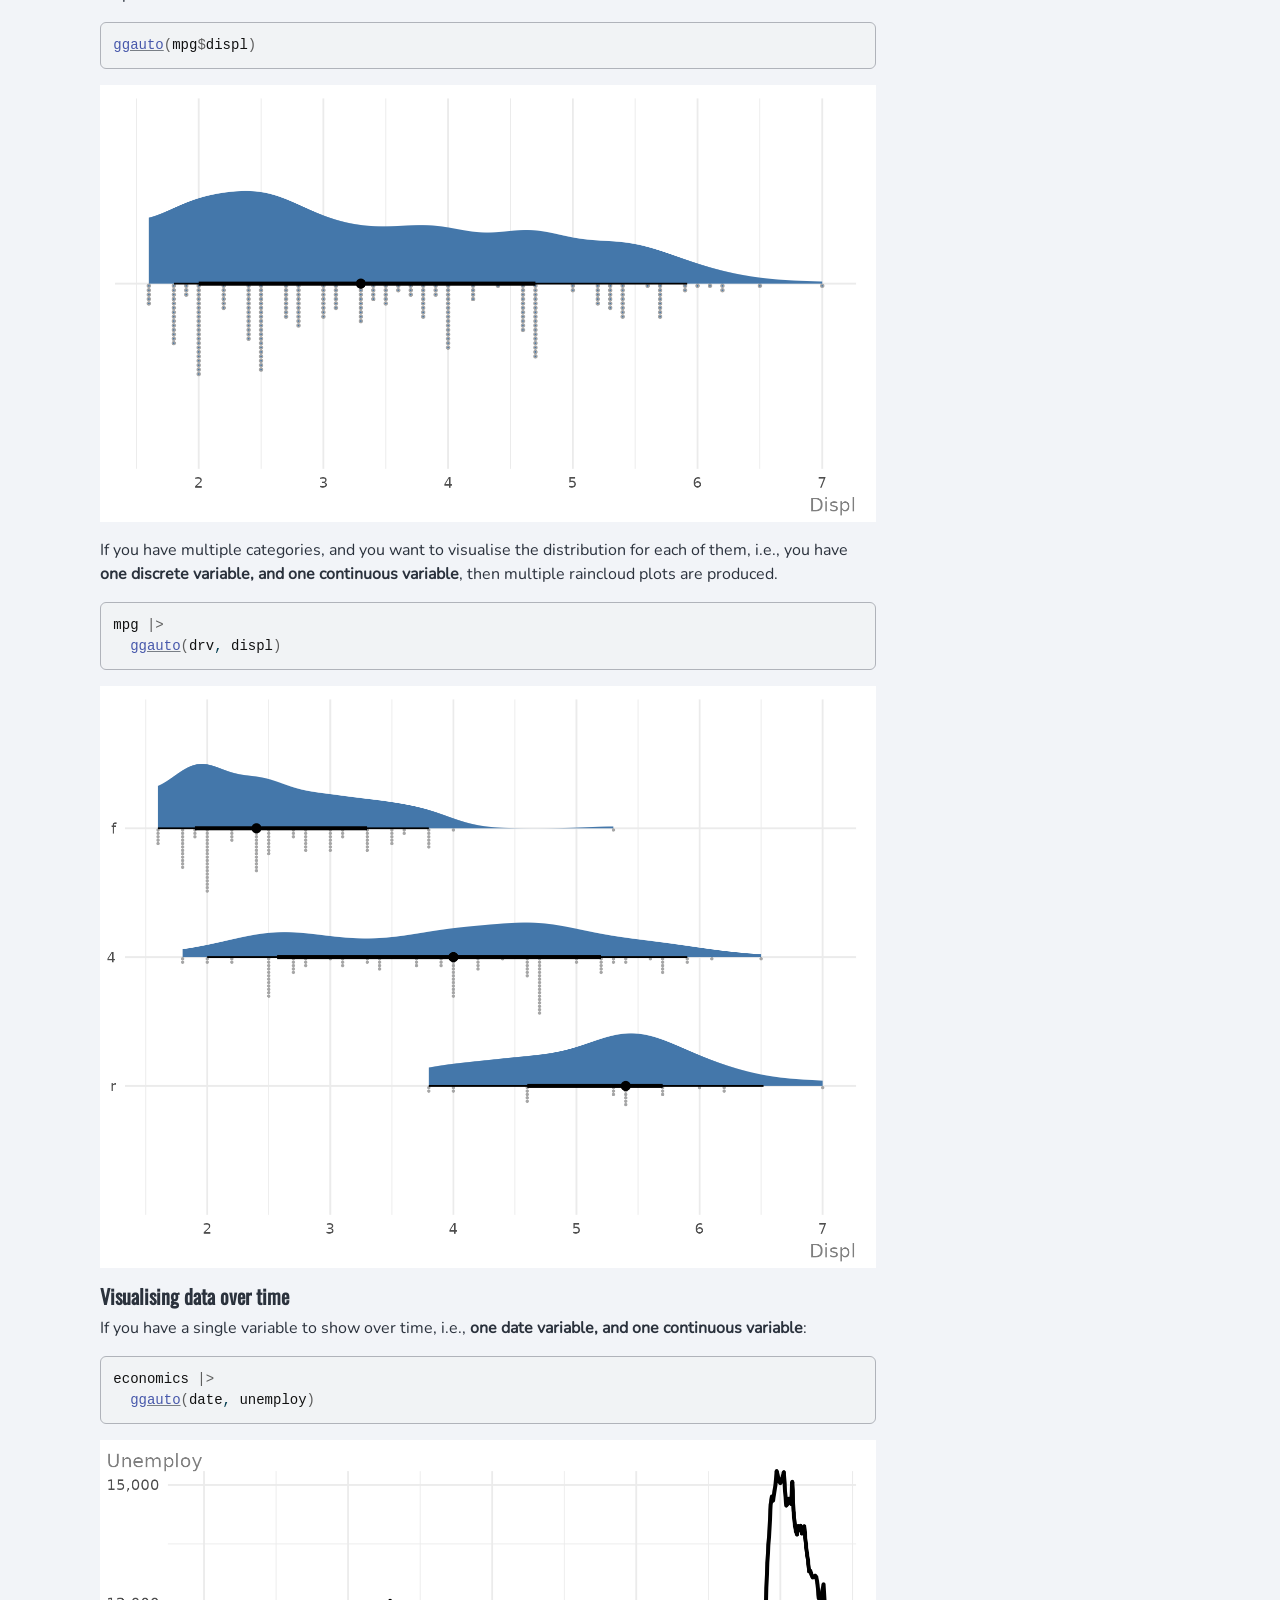
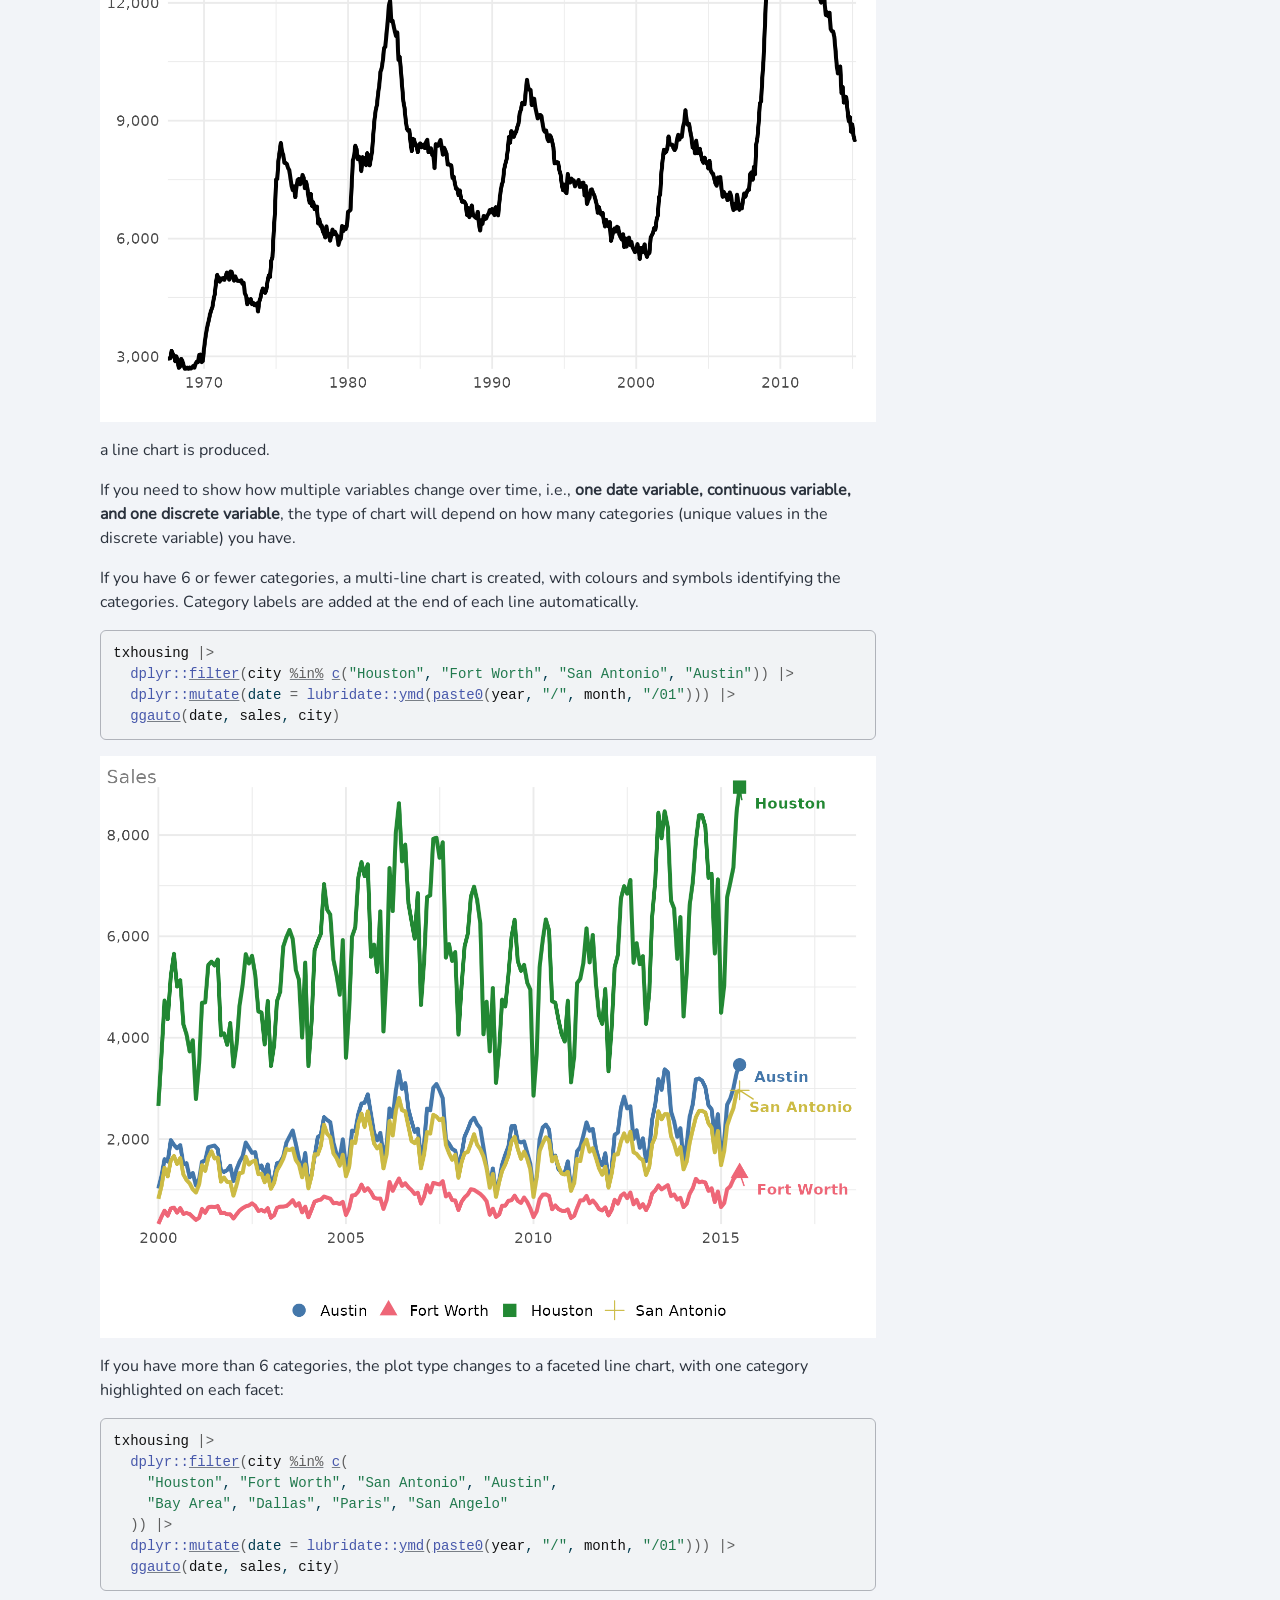
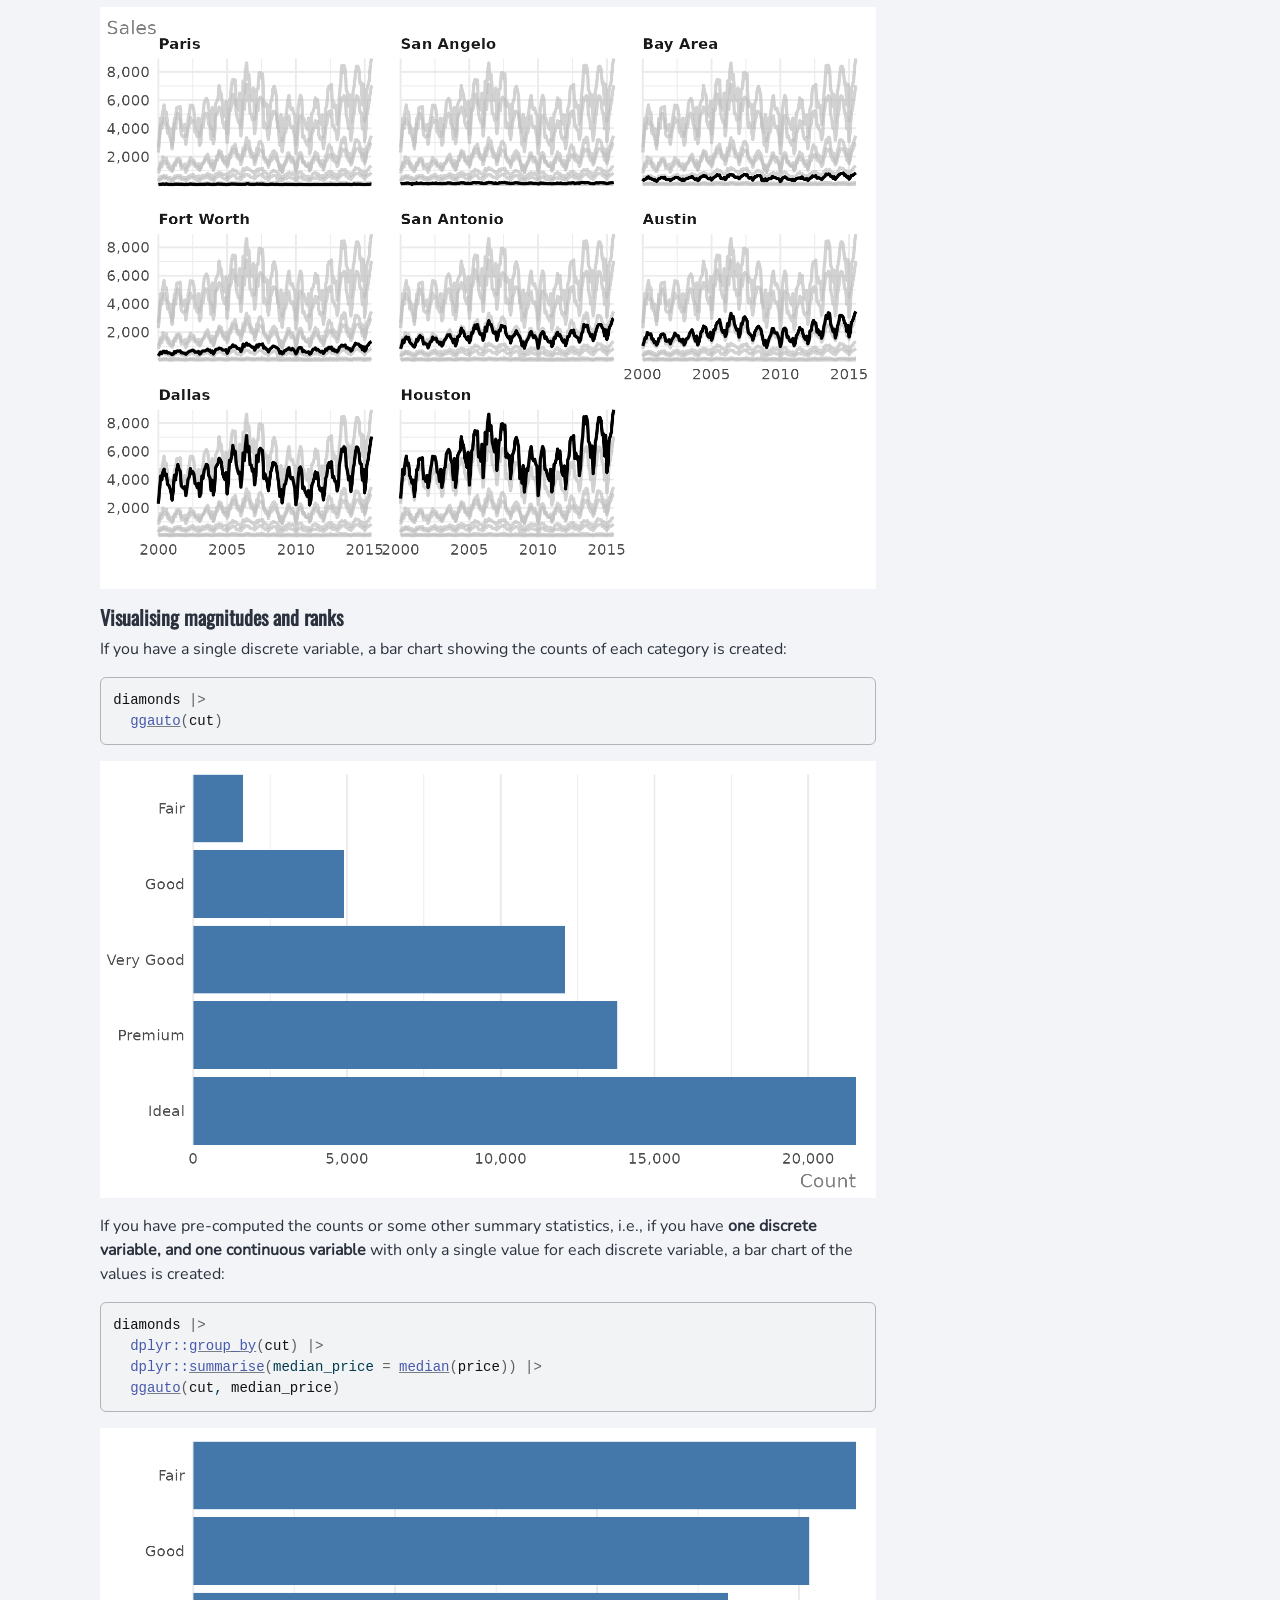
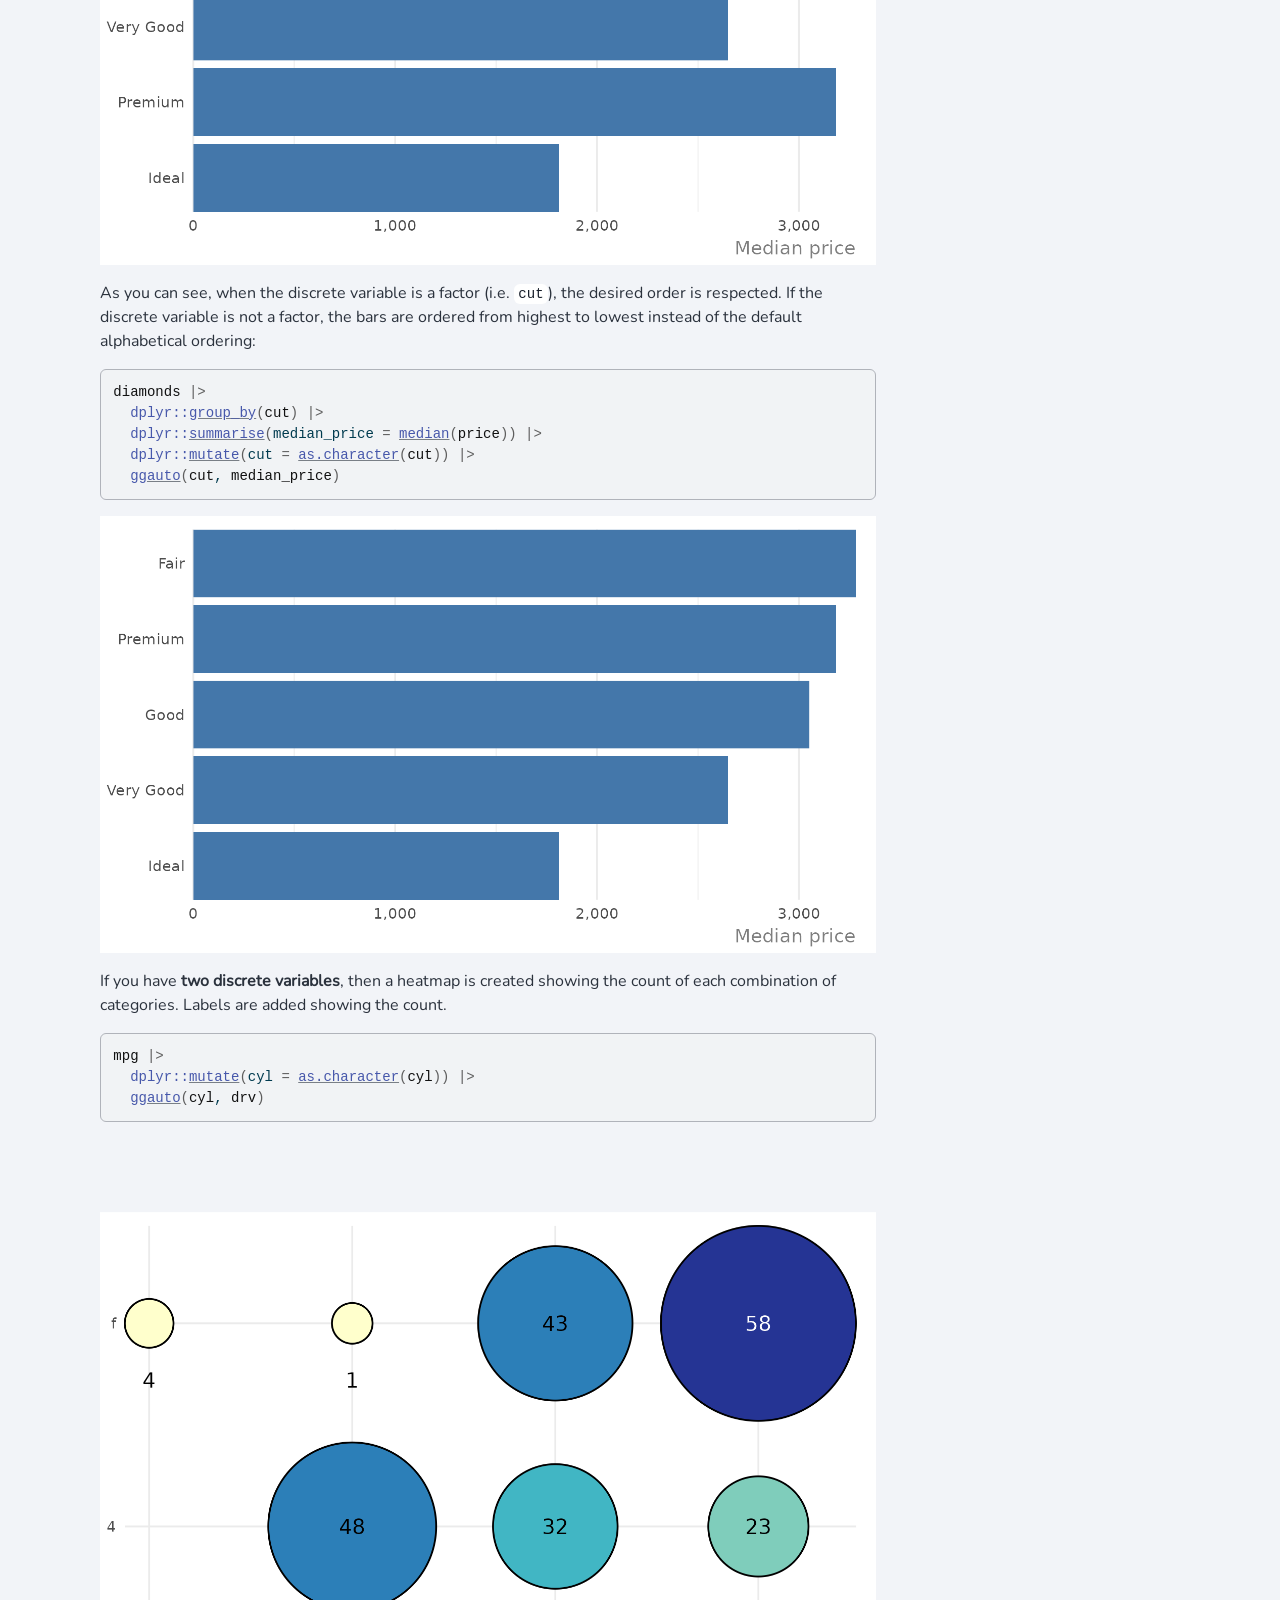
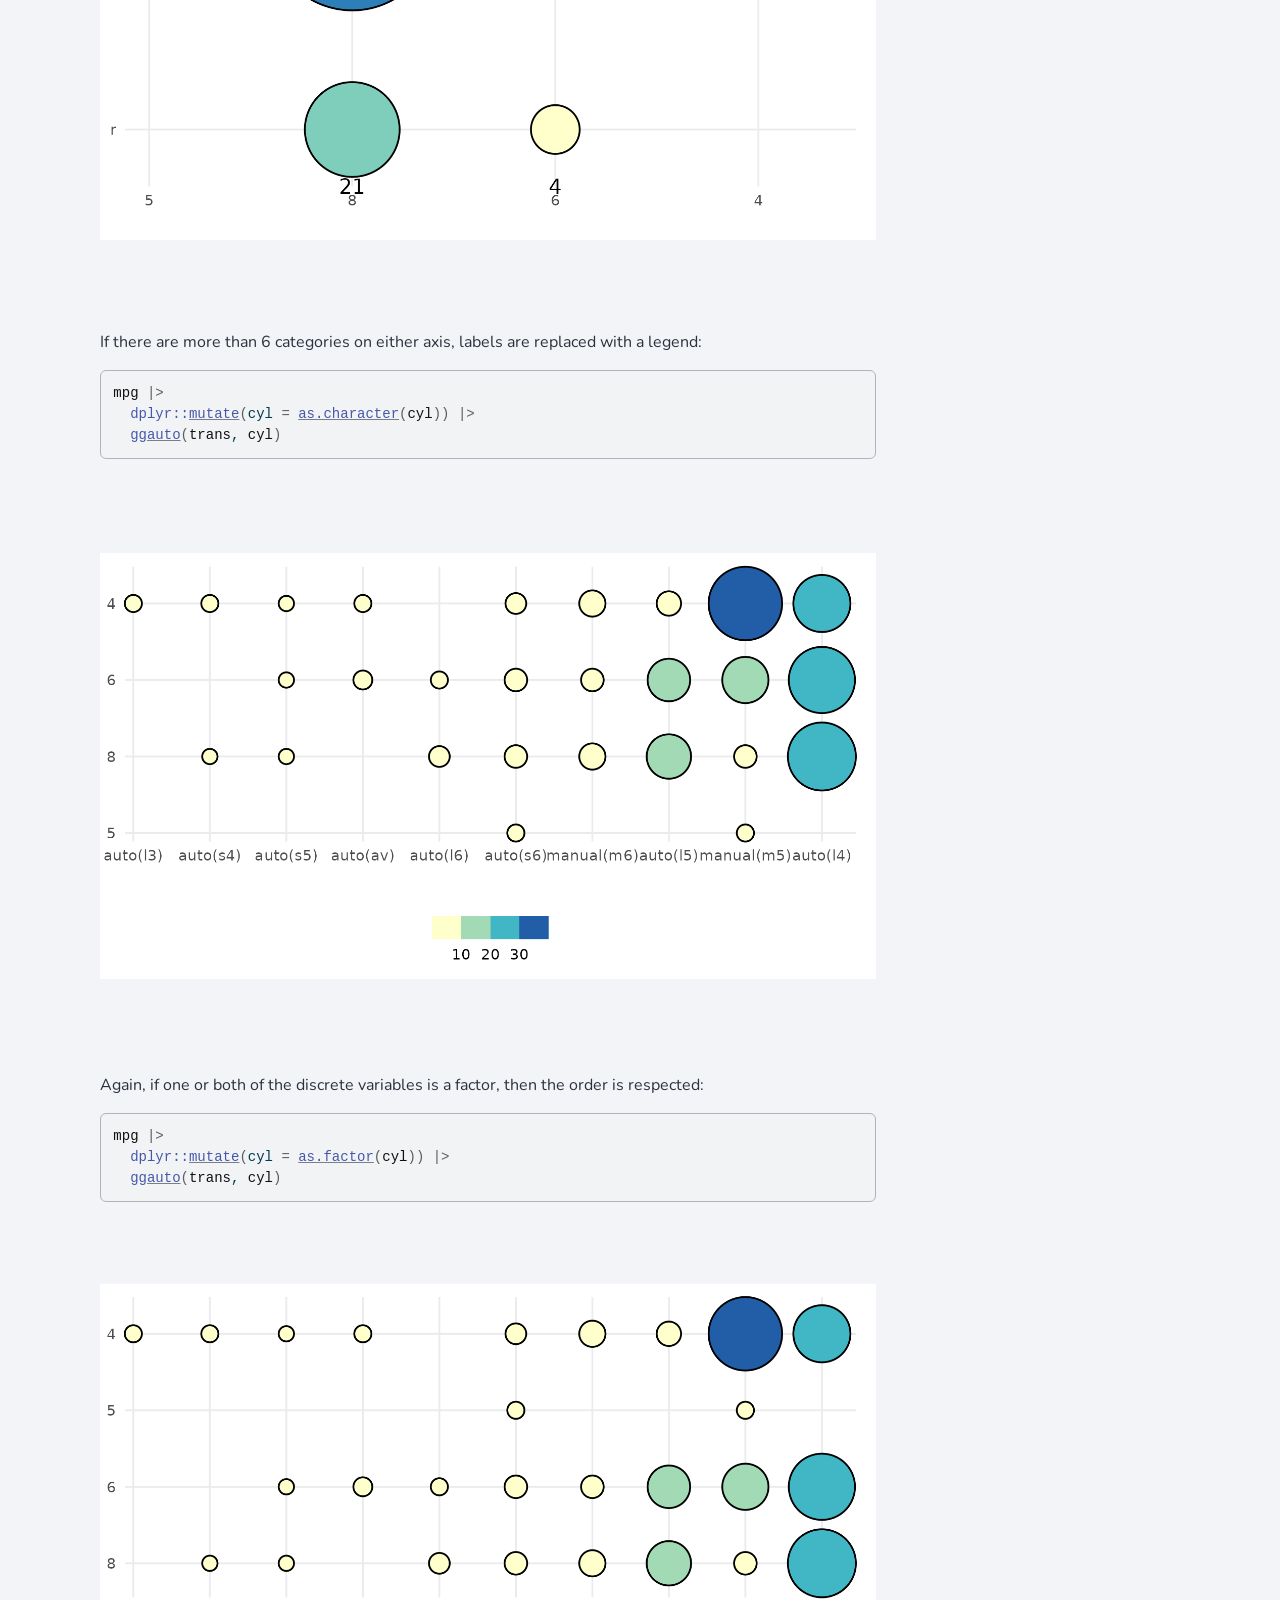
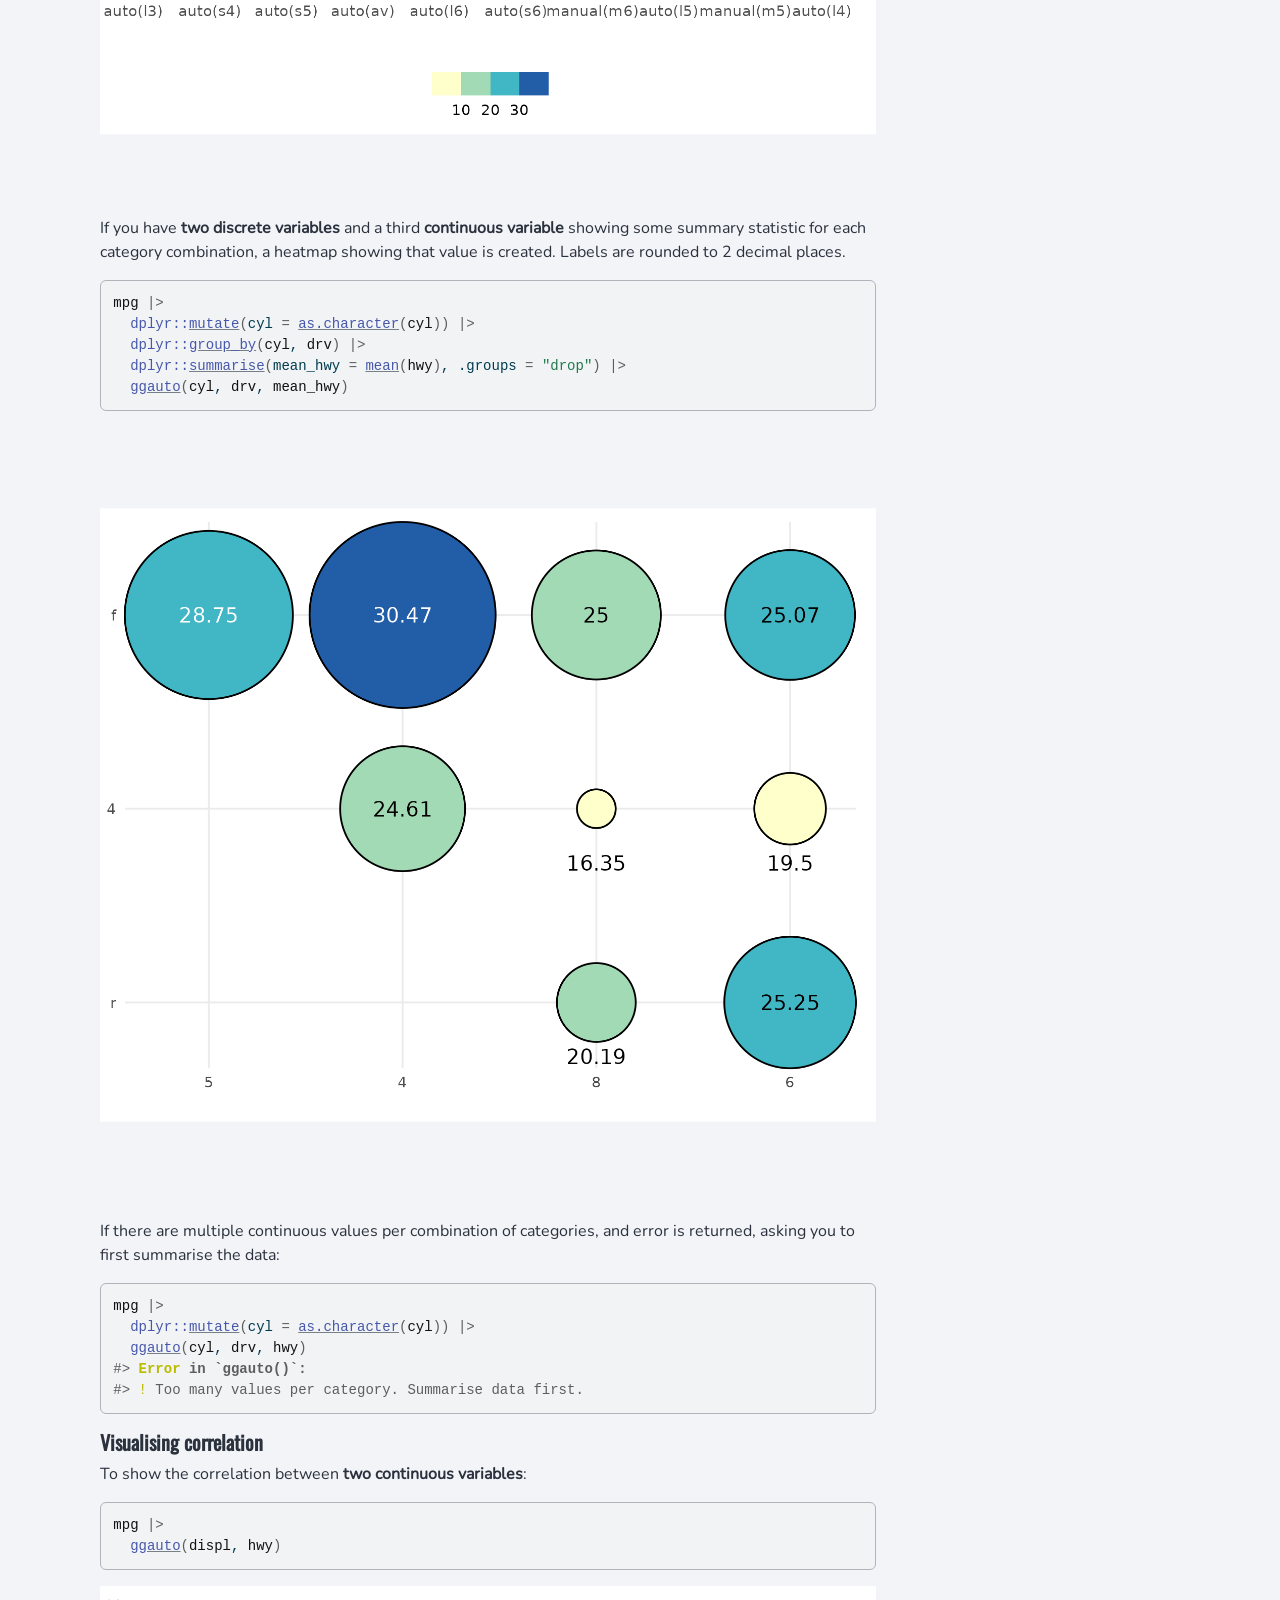
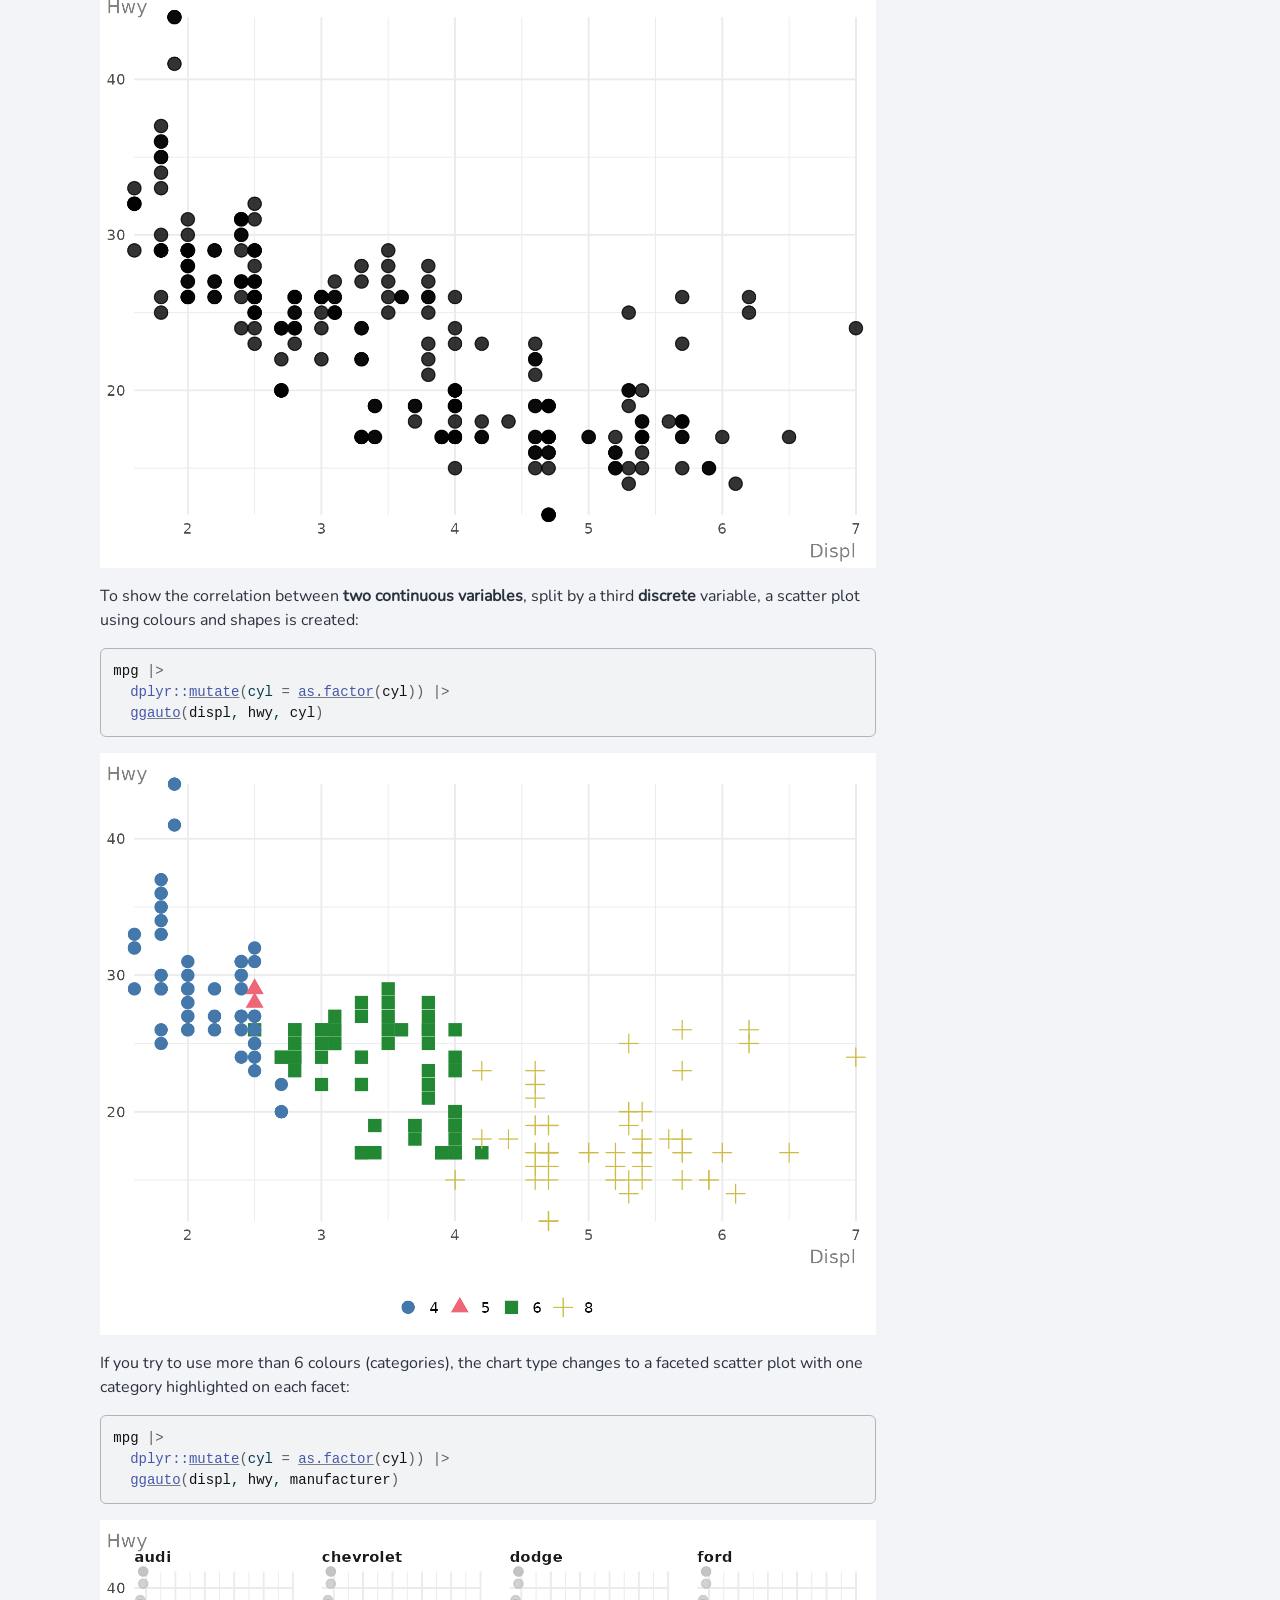
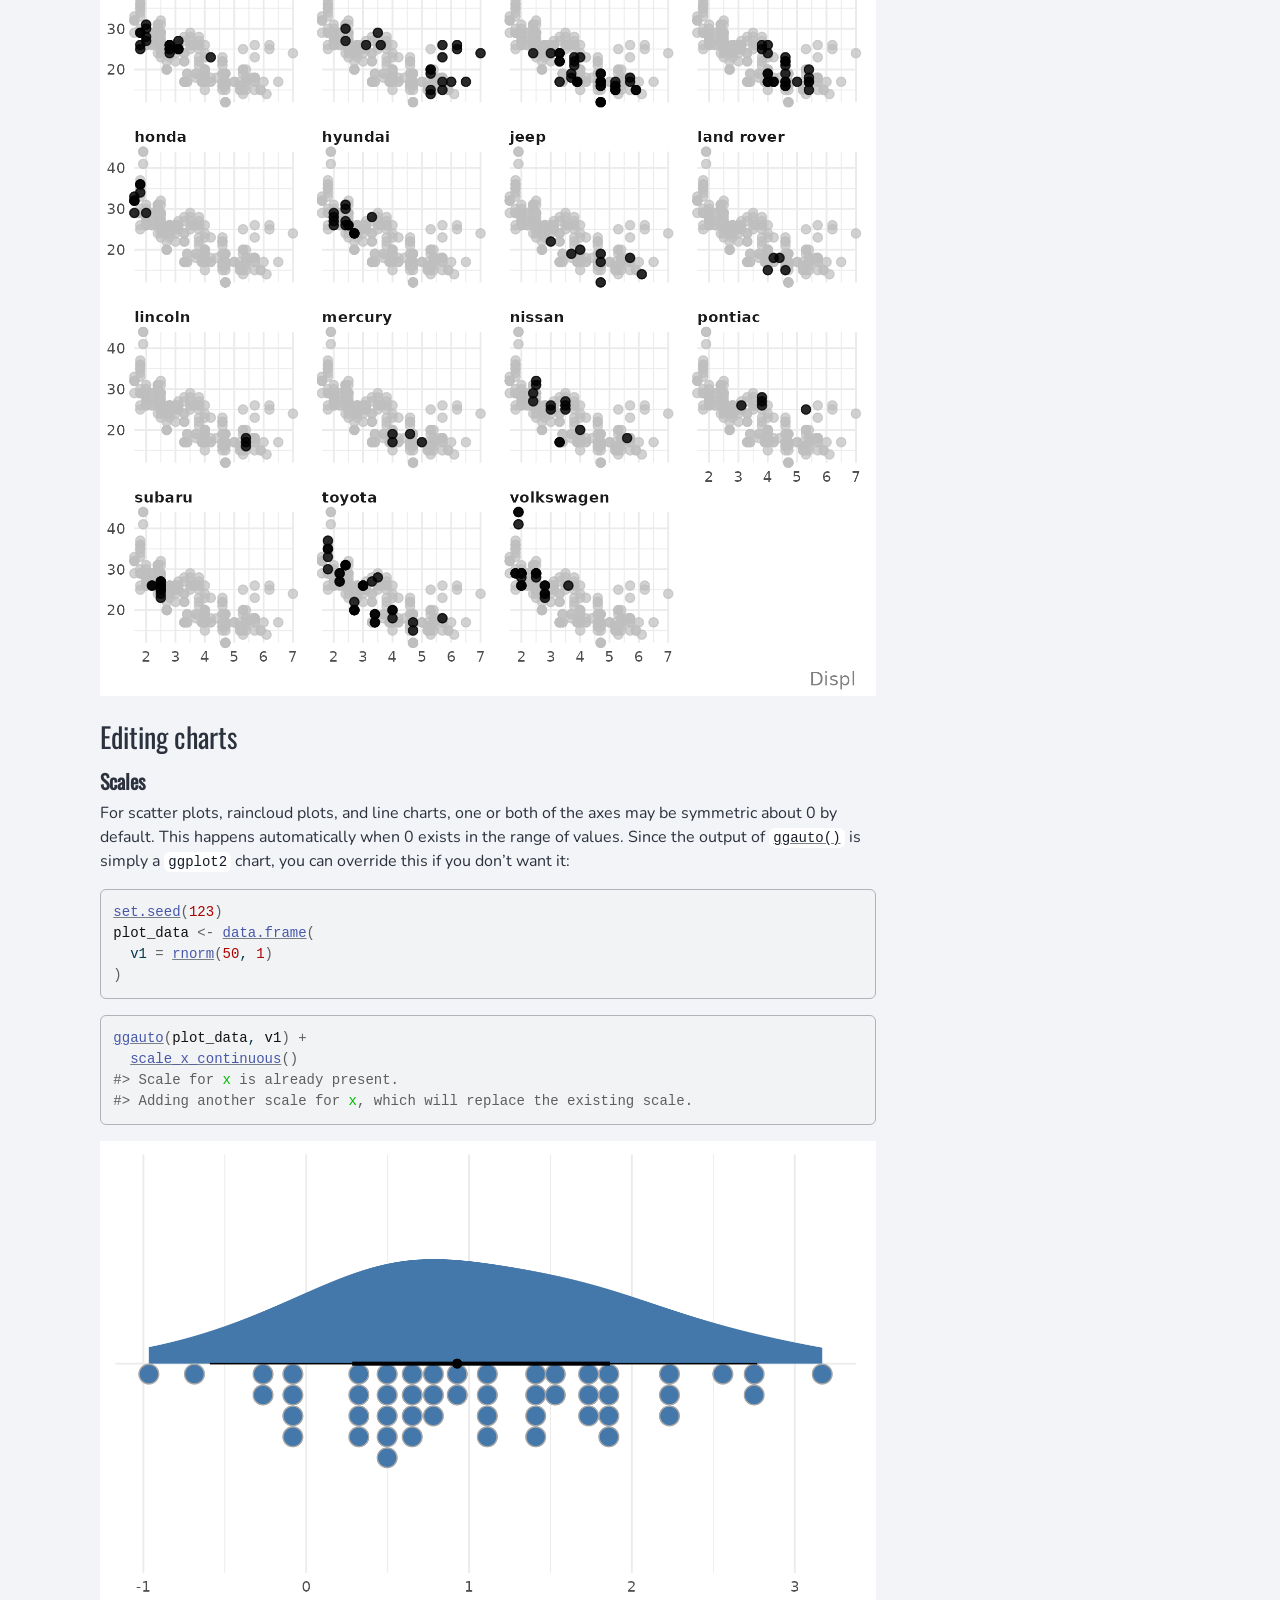
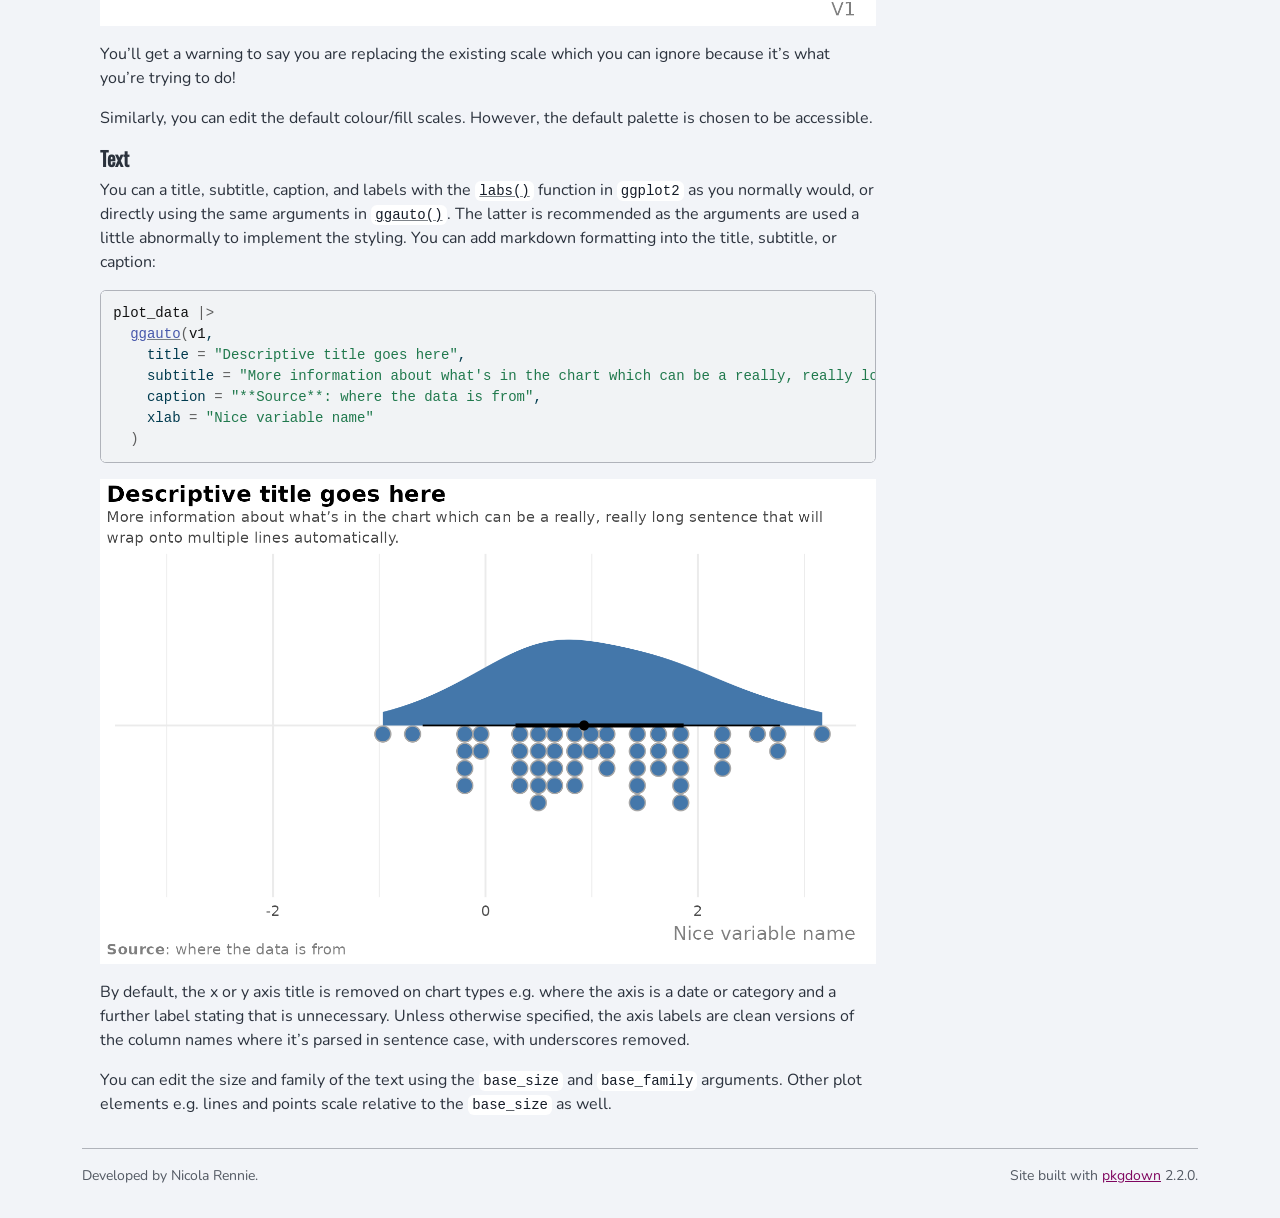
<file: articles/Examples.html>
<!DOCTYPE html>
<!-- Generated by pkgdown: do not edit by hand --><html lang="en">
<head>
<meta http-equiv="Content-Type" content="text/html; charset=UTF-8">
<meta charset="utf-8">
<meta http-equiv="X-UA-Compatible" content="IE=edge">
<meta name="viewport" content="width=device-width, initial-scale=1, shrink-to-fit=no">
<title>Examples • ggauto</title>
<script src="../deps/jquery-3.6.0/jquery-3.6.0.min.js"></script><meta name="viewport" content="width=device-width, initial-scale=1, shrink-to-fit=no">
<link href="../deps/bootstrap-5.3.8/bootstrap.min.css" rel="stylesheet">
<script src="../deps/bootstrap-5.3.8/bootstrap.bundle.min.js"></script><link href="../deps/Nunito-0.4.10/font.css" rel="stylesheet">
<link href="../deps/Oswald-0.4.10/font.css" rel="stylesheet">
<link href="../deps/font-awesome-6.5.2/css/all.min.css" rel="stylesheet">
<link href="../deps/font-awesome-6.5.2/css/v4-shims.min.css" rel="stylesheet">
<script src="../deps/headroom-0.11.0/headroom.min.js"></script><script src="../deps/headroom-0.11.0/jQuery.headroom.min.js"></script><script src="../deps/bootstrap-toc-1.0.1/bootstrap-toc.min.js"></script><script src="../deps/clipboard.js-2.0.11/clipboard.min.js"></script><script src="../deps/search-1.0.0/autocomplete.jquery.min.js"></script><script src="../deps/search-1.0.0/fuse.min.js"></script><script src="../deps/search-1.0.0/mark.min.js"></script><!-- pkgdown --><script src="../pkgdown.js"></script><meta property="og:title" content="Examples">
</head>
<body>
    <a href="#main" class="visually-hidden-focusable">Skip to contents</a>


    <nav class="navbar navbar-expand-lg fixed-top bg-light" data-bs-theme="light" aria-label="Site navigation"><div class="container">

    <a class="navbar-brand me-2" href="../index.html">ggauto</a>

    <small class="nav-text text-muted me-auto" data-bs-toggle="tooltip" data-bs-placement="bottom" title="">0.0.2</small>


    <button class="navbar-toggler" type="button" data-bs-toggle="collapse" data-bs-target="#navbar" aria-controls="navbar" aria-expanded="false" aria-label="Toggle navigation">
      <span class="navbar-toggler-icon"></span>
    </button>

    <div id="navbar" class="collapse navbar-collapse ms-3">
      <ul class="navbar-nav me-auto">
<li class="nav-item"><a class="nav-link" href="../reference/index.html">Reference</a></li>
<li class="active nav-item dropdown">
  <button class="nav-link dropdown-toggle" type="button" id="dropdown-articles" data-bs-toggle="dropdown" aria-expanded="false" aria-haspopup="true">Articles</button>
  <ul class="dropdown-menu" aria-labelledby="dropdown-articles">
<li><a class="dropdown-item" href="../articles/Examples.html">Examples</a></li>
  </ul>
</li>
<li class="nav-item"><a class="nav-link" href="../news/index.html">Changelog</a></li>
      </ul>
<ul class="navbar-nav">
<li class="nav-item"><a class="external-link nav-link" href="https://nrennie.rbind.io/" aria-label="Website"><span class="fa fa-house"></span></a></li>
<li class="nav-item"><a class="external-link nav-link" href="https://github.com/nrennie" aria-label="GitHub"><span class="fa fa-github"></span></a></li>
<li class="nav-item"><a class="external-link nav-link" href="https://uk.linkedin.com/in/nicola-rennie" aria-label="LinkedIn"><span class="fa fa-linkedin"></span></a></li>
<li class="nav-item"><a class="external-link nav-link" href="https://bsky.app/profile/nrennie.bsky.social" aria-label="BlueSky"><span class="fa fab fa-bluesky"></span></a></li>
<li class="nav-item"><a class="external-link nav-link" href="https://fosstodon.org/@nrennie" aria-label="Mastodon"><span class="fa fab fa-mastodon"></span></a></li>
      </ul>
</div>


  </div>
</nav><div class="container template-article">




<div class="row">
  <main id="main" class="col-md-9"><div class="page-header">
      <img src="../logo.png" class="logo" alt=""><h1>Examples</h1>
            
      
      <small class="dont-index">Source: <a href="https://github.com/nrennie/ggauto/blob/HEAD/vignettes/Examples.Rmd" class="external-link"><code>vignettes/Examples.Rmd</code></a></small>
      <div class="d-none name"><code>Examples.Rmd</code></div>
    </div>

    
    
<div class="sourceCode" id="cb1"><pre class="downlit sourceCode r">
<code class="sourceCode R"><span><span class="kw"><a href="https://rdrr.io/r/base/library.html" class="external-link">library</a></span><span class="op">(</span><span class="va"><a href="https://nrennie.rbind.io/ggauto/">ggauto</a></span><span class="op">)</span></span></code></pre></div>
<div class="section level2">
<h2 id="examples">Examples<a class="anchor" aria-label="anchor" href="#examples"></a>
</h2>
<p>We’ll be using some of the built-in datasets from
<code>ggplot2</code> in these examples, so we’ll load the package
here:</p>
<div class="sourceCode" id="cb2"><pre class="downlit sourceCode r">
<code class="sourceCode R"><span><span class="kw"><a href="https://rdrr.io/r/base/library.html" class="external-link">library</a></span><span class="op">(</span><span class="va"><a href="https://ggplot2.tidyverse.org" class="external-link">ggplot2</a></span><span class="op">)</span></span></code></pre></div>
<div class="section level3">
<h3 id="visualising-distributions">Visualising distributions<a class="anchor" aria-label="anchor" href="#visualising-distributions"></a>
</h3>
<p>If you have only <strong>continuous variable</strong> and you want to
visualise the distribution, for example:</p>
<div class="sourceCode" id="cb3"><pre class="downlit sourceCode r">
<code class="sourceCode R"><span><span class="va">mpg</span> <span class="op">|&gt;</span></span>
<span>  <span class="fu"><a href="../reference/ggauto.html">ggauto</a></span><span class="op">(</span><span class="va">displ</span><span class="op">)</span></span></code></pre></div>
<p><img src="Examples_files/figure-html/unnamed-chunk-3-1.png" class="r-plt" alt="" width="100%"></p>
<p>You can pass the data directly instead of using the pipe:</p>
<div class="sourceCode" id="cb4"><pre class="downlit sourceCode r">
<code class="sourceCode R"><span><span class="fu"><a href="../reference/ggauto.html">ggauto</a></span><span class="op">(</span><span class="va">mpg</span>, <span class="va">displ</span><span class="op">)</span></span></code></pre></div>
<p><img src="Examples_files/figure-html/unnamed-chunk-4-1.png" class="r-plt" alt="" width="100%"></p>
<p>Or pass it in as a vector:</p>
<div class="sourceCode" id="cb5"><pre class="downlit sourceCode r">
<code class="sourceCode R"><span><span class="fu"><a href="../reference/ggauto.html">ggauto</a></span><span class="op">(</span><span class="va">mpg</span><span class="op">$</span><span class="va">displ</span><span class="op">)</span></span></code></pre></div>
<p><img src="Examples_files/figure-html/unnamed-chunk-5-1.png" class="r-plt" alt="" width="100%"></p>
<p>If you have multiple categories, and you want to visualise the
distribution for each of them, i.e., you have <strong>one discrete
variable, and one continuous variable</strong>, then multiple raincloud
plots are produced.</p>
<div class="sourceCode" id="cb6"><pre class="downlit sourceCode r">
<code class="sourceCode R"><span><span class="va">mpg</span> <span class="op">|&gt;</span></span>
<span>  <span class="fu"><a href="../reference/ggauto.html">ggauto</a></span><span class="op">(</span><span class="va">drv</span>, <span class="va">displ</span><span class="op">)</span></span></code></pre></div>
<p><img src="Examples_files/figure-html/unnamed-chunk-6-1.png" class="r-plt" alt="" width="100%"></p>
</div>
<div class="section level3">
<h3 id="visualising-data-over-time">Visualising data over time<a class="anchor" aria-label="anchor" href="#visualising-data-over-time"></a>
</h3>
<p>If you have a single variable to show over time, i.e., <strong>one
date variable, and one continuous variable</strong>:</p>
<div class="sourceCode" id="cb7"><pre class="downlit sourceCode r">
<code class="sourceCode R"><span><span class="va">economics</span> <span class="op">|&gt;</span></span>
<span>  <span class="fu"><a href="../reference/ggauto.html">ggauto</a></span><span class="op">(</span><span class="va">date</span>, <span class="va">unemploy</span><span class="op">)</span></span></code></pre></div>
<p><img src="Examples_files/figure-html/unnamed-chunk-7-1.png" class="r-plt" alt="" width="100%"></p>
<p>a line chart is produced.</p>
<p>If you need to show how multiple variables change over time, i.e.,
<strong>one date variable, continuous variable, and one discrete
variable</strong>, the type of chart will depend on how many categories
(unique values in the discrete variable) you have.</p>
<p>If you have 6 or fewer categories, a multi-line chart is created,
with colours and symbols identifying the categories. Category labels are
added at the end of each line automatically.</p>
<div class="sourceCode" id="cb8"><pre class="downlit sourceCode r">
<code class="sourceCode R"><span><span class="va">txhousing</span> <span class="op">|&gt;</span></span>
<span>  <span class="fu">dplyr</span><span class="fu">::</span><span class="fu"><a href="https://dplyr.tidyverse.org/reference/filter.html" class="external-link">filter</a></span><span class="op">(</span><span class="va">city</span> <span class="op"><a href="https://rdrr.io/r/base/match.html" class="external-link">%in%</a></span> <span class="fu"><a href="https://rdrr.io/r/base/c.html" class="external-link">c</a></span><span class="op">(</span><span class="st">"Houston"</span>, <span class="st">"Fort Worth"</span>, <span class="st">"San Antonio"</span>, <span class="st">"Austin"</span><span class="op">)</span><span class="op">)</span> <span class="op">|&gt;</span></span>
<span>  <span class="fu">dplyr</span><span class="fu">::</span><span class="fu"><a href="https://dplyr.tidyverse.org/reference/mutate.html" class="external-link">mutate</a></span><span class="op">(</span>date <span class="op">=</span> <span class="fu">lubridate</span><span class="fu">::</span><span class="fu"><a href="https://lubridate.tidyverse.org/reference/ymd.html" class="external-link">ymd</a></span><span class="op">(</span><span class="fu"><a href="https://rdrr.io/r/base/paste.html" class="external-link">paste0</a></span><span class="op">(</span><span class="va">year</span>, <span class="st">"/"</span>, <span class="va">month</span>, <span class="st">"/01"</span><span class="op">)</span><span class="op">)</span><span class="op">)</span> <span class="op">|&gt;</span></span>
<span>  <span class="fu"><a href="../reference/ggauto.html">ggauto</a></span><span class="op">(</span><span class="va">date</span>, <span class="va">sales</span>, <span class="va">city</span><span class="op">)</span></span></code></pre></div>
<p><img src="Examples_files/figure-html/unnamed-chunk-8-1.png" class="r-plt" alt="" width="100%"></p>
<p>If you have more than 6 categories, the plot type changes to a
faceted line chart, with one category highlighted on each facet:</p>
<div class="sourceCode" id="cb9"><pre class="downlit sourceCode r">
<code class="sourceCode R"><span><span class="va">txhousing</span> <span class="op">|&gt;</span></span>
<span>  <span class="fu">dplyr</span><span class="fu">::</span><span class="fu"><a href="https://dplyr.tidyverse.org/reference/filter.html" class="external-link">filter</a></span><span class="op">(</span><span class="va">city</span> <span class="op"><a href="https://rdrr.io/r/base/match.html" class="external-link">%in%</a></span> <span class="fu"><a href="https://rdrr.io/r/base/c.html" class="external-link">c</a></span><span class="op">(</span></span>
<span>    <span class="st">"Houston"</span>, <span class="st">"Fort Worth"</span>, <span class="st">"San Antonio"</span>, <span class="st">"Austin"</span>,</span>
<span>    <span class="st">"Bay Area"</span>, <span class="st">"Dallas"</span>, <span class="st">"Paris"</span>, <span class="st">"San Angelo"</span></span>
<span>  <span class="op">)</span><span class="op">)</span> <span class="op">|&gt;</span></span>
<span>  <span class="fu">dplyr</span><span class="fu">::</span><span class="fu"><a href="https://dplyr.tidyverse.org/reference/mutate.html" class="external-link">mutate</a></span><span class="op">(</span>date <span class="op">=</span> <span class="fu">lubridate</span><span class="fu">::</span><span class="fu"><a href="https://lubridate.tidyverse.org/reference/ymd.html" class="external-link">ymd</a></span><span class="op">(</span><span class="fu"><a href="https://rdrr.io/r/base/paste.html" class="external-link">paste0</a></span><span class="op">(</span><span class="va">year</span>, <span class="st">"/"</span>, <span class="va">month</span>, <span class="st">"/01"</span><span class="op">)</span><span class="op">)</span><span class="op">)</span> <span class="op">|&gt;</span></span>
<span>  <span class="fu"><a href="../reference/ggauto.html">ggauto</a></span><span class="op">(</span><span class="va">date</span>, <span class="va">sales</span>, <span class="va">city</span><span class="op">)</span></span></code></pre></div>
<p><img src="Examples_files/figure-html/unnamed-chunk-9-1.png" class="r-plt" alt="" width="100%"></p>
</div>
<div class="section level3">
<h3 id="visualising-magnitudes-and-ranks">Visualising magnitudes and ranks<a class="anchor" aria-label="anchor" href="#visualising-magnitudes-and-ranks"></a>
</h3>
<p>If you have a single discrete variable, a bar chart showing the
counts of each category is created:</p>
<div class="sourceCode" id="cb10"><pre class="downlit sourceCode r">
<code class="sourceCode R"><span><span class="va">diamonds</span> <span class="op">|&gt;</span></span>
<span>  <span class="fu"><a href="../reference/ggauto.html">ggauto</a></span><span class="op">(</span><span class="va">cut</span><span class="op">)</span></span></code></pre></div>
<p><img src="Examples_files/figure-html/unnamed-chunk-10-1.png" class="r-plt" alt="" width="100%"></p>
<p>If you have pre-computed the counts or some other summary statistics,
i.e., if you have <strong>one discrete variable, and one continuous
variable</strong> with only a single value for each discrete variable, a
bar chart of the values is created:</p>
<div class="sourceCode" id="cb11"><pre class="downlit sourceCode r">
<code class="sourceCode R"><span><span class="va">diamonds</span> <span class="op">|&gt;</span></span>
<span>  <span class="fu">dplyr</span><span class="fu">::</span><span class="fu"><a href="https://dplyr.tidyverse.org/reference/group_by.html" class="external-link">group_by</a></span><span class="op">(</span><span class="va">cut</span><span class="op">)</span> <span class="op">|&gt;</span></span>
<span>  <span class="fu">dplyr</span><span class="fu">::</span><span class="fu"><a href="https://dplyr.tidyverse.org/reference/summarise.html" class="external-link">summarise</a></span><span class="op">(</span>median_price <span class="op">=</span> <span class="fu"><a href="https://rdrr.io/r/stats/median.html" class="external-link">median</a></span><span class="op">(</span><span class="va">price</span><span class="op">)</span><span class="op">)</span> <span class="op">|&gt;</span></span>
<span>  <span class="fu"><a href="../reference/ggauto.html">ggauto</a></span><span class="op">(</span><span class="va">cut</span>, <span class="va">median_price</span><span class="op">)</span></span></code></pre></div>
<p><img src="Examples_files/figure-html/unnamed-chunk-11-1.png" class="r-plt" alt="" width="100%"></p>
<p>As you can see, when the discrete variable is a factor
(i.e. <code>cut</code>), the desired order is respected. If the discrete
variable is not a factor, the bars are ordered from highest to lowest
instead of the default alphabetical ordering:</p>
<div class="sourceCode" id="cb12"><pre class="downlit sourceCode r">
<code class="sourceCode R"><span><span class="va">diamonds</span> <span class="op">|&gt;</span></span>
<span>  <span class="fu">dplyr</span><span class="fu">::</span><span class="fu"><a href="https://dplyr.tidyverse.org/reference/group_by.html" class="external-link">group_by</a></span><span class="op">(</span><span class="va">cut</span><span class="op">)</span> <span class="op">|&gt;</span></span>
<span>  <span class="fu">dplyr</span><span class="fu">::</span><span class="fu"><a href="https://dplyr.tidyverse.org/reference/summarise.html" class="external-link">summarise</a></span><span class="op">(</span>median_price <span class="op">=</span> <span class="fu"><a href="https://rdrr.io/r/stats/median.html" class="external-link">median</a></span><span class="op">(</span><span class="va">price</span><span class="op">)</span><span class="op">)</span> <span class="op">|&gt;</span></span>
<span>  <span class="fu">dplyr</span><span class="fu">::</span><span class="fu"><a href="https://dplyr.tidyverse.org/reference/mutate.html" class="external-link">mutate</a></span><span class="op">(</span>cut <span class="op">=</span> <span class="fu"><a href="https://rdrr.io/r/base/character.html" class="external-link">as.character</a></span><span class="op">(</span><span class="va">cut</span><span class="op">)</span><span class="op">)</span> <span class="op">|&gt;</span></span>
<span>  <span class="fu"><a href="../reference/ggauto.html">ggauto</a></span><span class="op">(</span><span class="va">cut</span>, <span class="va">median_price</span><span class="op">)</span></span></code></pre></div>
<p><img src="Examples_files/figure-html/unnamed-chunk-12-1.png" class="r-plt" alt="" width="100%"></p>
<p>If you have <strong>two discrete variables</strong>, then a heatmap
is created showing the count of each combination of categories. Labels
are added showing the count.</p>
<div class="sourceCode" id="cb13"><pre class="downlit sourceCode r">
<code class="sourceCode R"><span><span class="va">mpg</span> <span class="op">|&gt;</span></span>
<span>  <span class="fu">dplyr</span><span class="fu">::</span><span class="fu"><a href="https://dplyr.tidyverse.org/reference/mutate.html" class="external-link">mutate</a></span><span class="op">(</span>cyl <span class="op">=</span> <span class="fu"><a href="https://rdrr.io/r/base/character.html" class="external-link">as.character</a></span><span class="op">(</span><span class="va">cyl</span><span class="op">)</span><span class="op">)</span> <span class="op">|&gt;</span></span>
<span>  <span class="fu"><a href="../reference/ggauto.html">ggauto</a></span><span class="op">(</span><span class="va">cyl</span>, <span class="va">drv</span><span class="op">)</span></span></code></pre></div>
<p><img src="Examples_files/figure-html/unnamed-chunk-13-1.png" class="r-plt" alt="" width="100%"></p>
<p>If there are more than 6 categories on either axis, labels are
replaced with a legend:</p>
<div class="sourceCode" id="cb14"><pre class="downlit sourceCode r">
<code class="sourceCode R"><span><span class="va">mpg</span> <span class="op">|&gt;</span></span>
<span>  <span class="fu">dplyr</span><span class="fu">::</span><span class="fu"><a href="https://dplyr.tidyverse.org/reference/mutate.html" class="external-link">mutate</a></span><span class="op">(</span>cyl <span class="op">=</span> <span class="fu"><a href="https://rdrr.io/r/base/character.html" class="external-link">as.character</a></span><span class="op">(</span><span class="va">cyl</span><span class="op">)</span><span class="op">)</span> <span class="op">|&gt;</span></span>
<span>  <span class="fu"><a href="../reference/ggauto.html">ggauto</a></span><span class="op">(</span><span class="va">trans</span>, <span class="va">cyl</span><span class="op">)</span></span></code></pre></div>
<p><img src="Examples_files/figure-html/unnamed-chunk-14-1.png" class="r-plt" alt="" width="100%"></p>
<p>Again, if one or both of the discrete variables is a factor, then the
order is respected:</p>
<div class="sourceCode" id="cb15"><pre class="downlit sourceCode r">
<code class="sourceCode R"><span><span class="va">mpg</span> <span class="op">|&gt;</span></span>
<span>  <span class="fu">dplyr</span><span class="fu">::</span><span class="fu"><a href="https://dplyr.tidyverse.org/reference/mutate.html" class="external-link">mutate</a></span><span class="op">(</span>cyl <span class="op">=</span> <span class="fu"><a href="https://rdrr.io/r/base/factor.html" class="external-link">as.factor</a></span><span class="op">(</span><span class="va">cyl</span><span class="op">)</span><span class="op">)</span> <span class="op">|&gt;</span></span>
<span>  <span class="fu"><a href="../reference/ggauto.html">ggauto</a></span><span class="op">(</span><span class="va">trans</span>, <span class="va">cyl</span><span class="op">)</span></span></code></pre></div>
<p><img src="Examples_files/figure-html/unnamed-chunk-15-1.png" class="r-plt" alt="" width="100%"></p>
<p>If you have <strong>two discrete variables</strong> and a third
<strong>continuous variable</strong> showing some summary statistic for
each category combination, a heatmap showing that value is created.
Labels are rounded to 2 decimal places.</p>
<div class="sourceCode" id="cb16"><pre class="downlit sourceCode r">
<code class="sourceCode R"><span><span class="va">mpg</span> <span class="op">|&gt;</span></span>
<span>  <span class="fu">dplyr</span><span class="fu">::</span><span class="fu"><a href="https://dplyr.tidyverse.org/reference/mutate.html" class="external-link">mutate</a></span><span class="op">(</span>cyl <span class="op">=</span> <span class="fu"><a href="https://rdrr.io/r/base/character.html" class="external-link">as.character</a></span><span class="op">(</span><span class="va">cyl</span><span class="op">)</span><span class="op">)</span> <span class="op">|&gt;</span></span>
<span>  <span class="fu">dplyr</span><span class="fu">::</span><span class="fu"><a href="https://dplyr.tidyverse.org/reference/group_by.html" class="external-link">group_by</a></span><span class="op">(</span><span class="va">cyl</span>, <span class="va">drv</span><span class="op">)</span> <span class="op">|&gt;</span></span>
<span>  <span class="fu">dplyr</span><span class="fu">::</span><span class="fu"><a href="https://dplyr.tidyverse.org/reference/summarise.html" class="external-link">summarise</a></span><span class="op">(</span>mean_hwy <span class="op">=</span> <span class="fu"><a href="https://rdrr.io/r/base/mean.html" class="external-link">mean</a></span><span class="op">(</span><span class="va">hwy</span><span class="op">)</span>, .groups <span class="op">=</span> <span class="st">"drop"</span><span class="op">)</span> <span class="op">|&gt;</span></span>
<span>  <span class="fu"><a href="../reference/ggauto.html">ggauto</a></span><span class="op">(</span><span class="va">cyl</span>, <span class="va">drv</span>, <span class="va">mean_hwy</span><span class="op">)</span></span></code></pre></div>
<p><img src="Examples_files/figure-html/unnamed-chunk-16-1.png" class="r-plt" alt="" width="100%"></p>
<p>If there are multiple continuous values per combination of
categories, and error is returned, asking you to first summarise the
data:</p>
<div class="sourceCode" id="cb17"><pre class="downlit sourceCode r">
<code class="sourceCode R"><span><span class="va">mpg</span> <span class="op">|&gt;</span></span>
<span>  <span class="fu">dplyr</span><span class="fu">::</span><span class="fu"><a href="https://dplyr.tidyverse.org/reference/mutate.html" class="external-link">mutate</a></span><span class="op">(</span>cyl <span class="op">=</span> <span class="fu"><a href="https://rdrr.io/r/base/character.html" class="external-link">as.character</a></span><span class="op">(</span><span class="va">cyl</span><span class="op">)</span><span class="op">)</span> <span class="op">|&gt;</span></span>
<span>  <span class="fu"><a href="../reference/ggauto.html">ggauto</a></span><span class="op">(</span><span class="va">cyl</span>, <span class="va">drv</span>, <span class="va">hwy</span><span class="op">)</span></span>
<span><span class="co">#&gt; <span style="color: #BBBB00; font-weight: bold;">Error</span><span style="font-weight: bold;"> in `ggauto()`:</span></span></span>
<span><span class="co">#&gt; <span style="color: #BBBB00;">!</span> Too many values per category. Summarise data first.</span></span></code></pre></div>
</div>
<div class="section level3">
<h3 id="visualising-correlation">Visualising correlation<a class="anchor" aria-label="anchor" href="#visualising-correlation"></a>
</h3>
<p>To show the correlation between <strong>two continuous
variables</strong>:</p>
<div class="sourceCode" id="cb18"><pre class="downlit sourceCode r">
<code class="sourceCode R"><span><span class="va">mpg</span> <span class="op">|&gt;</span></span>
<span>  <span class="fu"><a href="../reference/ggauto.html">ggauto</a></span><span class="op">(</span><span class="va">displ</span>, <span class="va">hwy</span><span class="op">)</span></span></code></pre></div>
<p><img src="Examples_files/figure-html/unnamed-chunk-18-1.png" class="r-plt" alt="" width="100%"></p>
<p>To show the correlation between <strong>two continuous
variables</strong>, split by a third <strong>discrete</strong> variable,
a scatter plot using colours and shapes is created:</p>
<div class="sourceCode" id="cb19"><pre class="downlit sourceCode r">
<code class="sourceCode R"><span><span class="va">mpg</span> <span class="op">|&gt;</span></span>
<span>  <span class="fu">dplyr</span><span class="fu">::</span><span class="fu"><a href="https://dplyr.tidyverse.org/reference/mutate.html" class="external-link">mutate</a></span><span class="op">(</span>cyl <span class="op">=</span> <span class="fu"><a href="https://rdrr.io/r/base/factor.html" class="external-link">as.factor</a></span><span class="op">(</span><span class="va">cyl</span><span class="op">)</span><span class="op">)</span> <span class="op">|&gt;</span></span>
<span>  <span class="fu"><a href="../reference/ggauto.html">ggauto</a></span><span class="op">(</span><span class="va">displ</span>, <span class="va">hwy</span>, <span class="va">cyl</span><span class="op">)</span></span></code></pre></div>
<p><img src="Examples_files/figure-html/unnamed-chunk-19-1.png" class="r-plt" alt="" width="100%"></p>
<p>If you try to use more than 6 colours (categories), the chart type
changes to a faceted scatter plot with one category highlighted on each
facet:</p>
<div class="sourceCode" id="cb20"><pre class="downlit sourceCode r">
<code class="sourceCode R"><span><span class="va">mpg</span> <span class="op">|&gt;</span></span>
<span>  <span class="fu">dplyr</span><span class="fu">::</span><span class="fu"><a href="https://dplyr.tidyverse.org/reference/mutate.html" class="external-link">mutate</a></span><span class="op">(</span>cyl <span class="op">=</span> <span class="fu"><a href="https://rdrr.io/r/base/factor.html" class="external-link">as.factor</a></span><span class="op">(</span><span class="va">cyl</span><span class="op">)</span><span class="op">)</span> <span class="op">|&gt;</span></span>
<span>  <span class="fu"><a href="../reference/ggauto.html">ggauto</a></span><span class="op">(</span><span class="va">displ</span>, <span class="va">hwy</span>, <span class="va">manufacturer</span><span class="op">)</span></span></code></pre></div>
<p><img src="Examples_files/figure-html/unnamed-chunk-20-1.png" class="r-plt" alt="" width="100%"></p>
</div>
</div>
<div class="section level2">
<h2 id="editing-charts">Editing charts<a class="anchor" aria-label="anchor" href="#editing-charts"></a>
</h2>
<div class="section level3">
<h3 id="scales">Scales<a class="anchor" aria-label="anchor" href="#scales"></a>
</h3>
<p>For scatter plots, raincloud plots, and line charts, one or both of
the axes may be symmetric about 0 by default. This happens automatically
when 0 exists in the range of values. Since the output of
<code><a href="../reference/ggauto.html">ggauto()</a></code> is simply a <code>ggplot2</code> chart, you can
override this if you don’t want it:</p>
<div class="sourceCode" id="cb21"><pre class="downlit sourceCode r">
<code class="sourceCode R"><span><span class="fu"><a href="https://rdrr.io/r/base/Random.html" class="external-link">set.seed</a></span><span class="op">(</span><span class="fl">123</span><span class="op">)</span></span>
<span><span class="va">plot_data</span> <span class="op">&lt;-</span> <span class="fu"><a href="https://rdrr.io/r/base/data.frame.html" class="external-link">data.frame</a></span><span class="op">(</span></span>
<span>  v1 <span class="op">=</span> <span class="fu"><a href="https://rdrr.io/r/stats/Normal.html" class="external-link">rnorm</a></span><span class="op">(</span><span class="fl">50</span>, <span class="fl">1</span><span class="op">)</span></span>
<span><span class="op">)</span></span></code></pre></div>
<div class="sourceCode" id="cb22"><pre class="downlit sourceCode r">
<code class="sourceCode R"><span><span class="fu"><a href="../reference/ggauto.html">ggauto</a></span><span class="op">(</span><span class="va">plot_data</span>, <span class="va">v1</span><span class="op">)</span> <span class="op">+</span></span>
<span>  <span class="fu"><a href="https://ggplot2.tidyverse.org/reference/scale_continuous.html" class="external-link">scale_x_continuous</a></span><span class="op">(</span><span class="op">)</span></span>
<span><span class="co">#&gt; Scale for <span style="color: #00BB00;">x</span> is already present.</span></span>
<span><span class="co">#&gt; Adding another scale for <span style="color: #00BB00;">x</span>, which will replace the existing scale.</span></span></code></pre></div>
<p><img src="Examples_files/figure-html/unnamed-chunk-22-1.png" class="r-plt" alt="" width="100%"></p>
<p>You’ll get a warning to say you are replacing the existing scale
which you can ignore because it’s what you’re trying to do!</p>
<p>Similarly, you can edit the default colour/fill scales. However, the
default palette is chosen to be accessible.</p>
</div>
<div class="section level3">
<h3 id="text">Text<a class="anchor" aria-label="anchor" href="#text"></a>
</h3>
<p>You can a title, subtitle, caption, and labels with the
<code><a href="https://ggplot2.tidyverse.org/reference/labs.html" class="external-link">labs()</a></code> function in <code>ggplot2</code> as you normally
would, or directly using the same arguments in <code><a href="../reference/ggauto.html">ggauto()</a></code>.
The latter is recommended as the arguments are used a little abnormally
to implement the styling. You can add markdown formatting into the
title, subtitle, or caption:</p>
<div class="sourceCode" id="cb23"><pre class="downlit sourceCode r">
<code class="sourceCode R"><span><span class="va">plot_data</span> <span class="op">|&gt;</span></span>
<span>  <span class="fu"><a href="../reference/ggauto.html">ggauto</a></span><span class="op">(</span><span class="va">v1</span>,</span>
<span>    title <span class="op">=</span> <span class="st">"Descriptive title goes here"</span>,</span>
<span>    subtitle <span class="op">=</span> <span class="st">"More information about what's in the chart which can be a really, really long sentence that will wrap onto multiple lines automatically."</span>,</span>
<span>    caption <span class="op">=</span> <span class="st">"**Source**: where the data is from"</span>,</span>
<span>    xlab <span class="op">=</span> <span class="st">"Nice variable name"</span></span>
<span>  <span class="op">)</span></span></code></pre></div>
<p><img src="Examples_files/figure-html/unnamed-chunk-23-1.png" class="r-plt" alt="" width="100%"></p>
<p>By default, the x or y axis title is removed on chart types
e.g. where the axis is a date or category and a further label stating
that is unnecessary. Unless otherwise specified, the axis labels are
clean versions of the column names where it’s parsed in sentence case,
with underscores removed.</p>
<p>You can edit the size and family of the text using the
<code>base_size</code> and <code>base_family</code> arguments. Other
plot elements e.g. lines and points scale relative to the
<code>base_size</code> as well.</p>
</div>
</div>
  </main><aside class="col-md-3"><nav id="toc" aria-label="Table of contents"><h2>On this page</h2>
    </nav></aside>
</div>



    <footer><div class="pkgdown-footer-left">
  <p>Developed by Nicola Rennie.</p>
</div>

<div class="pkgdown-footer-right">
  <p>Site built with <a href="https://pkgdown.r-lib.org/" class="external-link">pkgdown</a> 2.2.0.</p>
</div>

    </footer>
</div>





  </body>
</html>
</file>
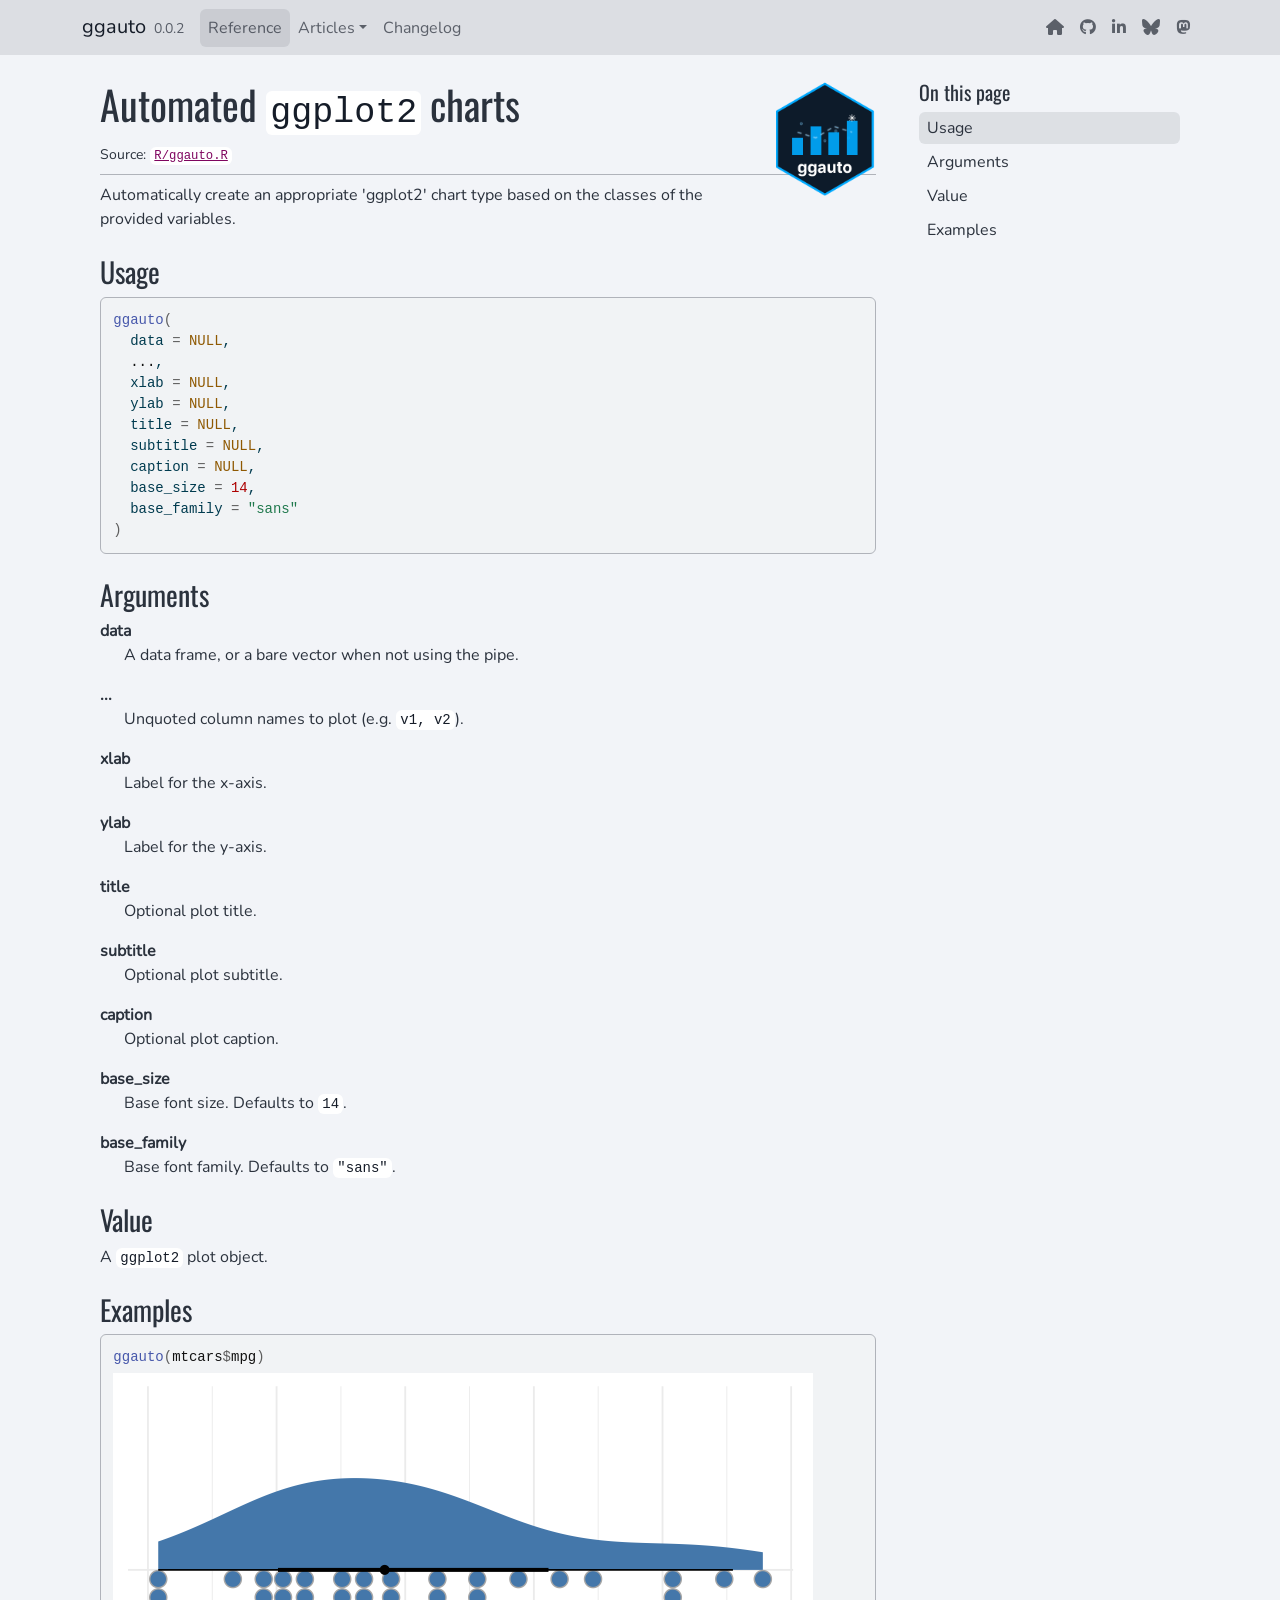
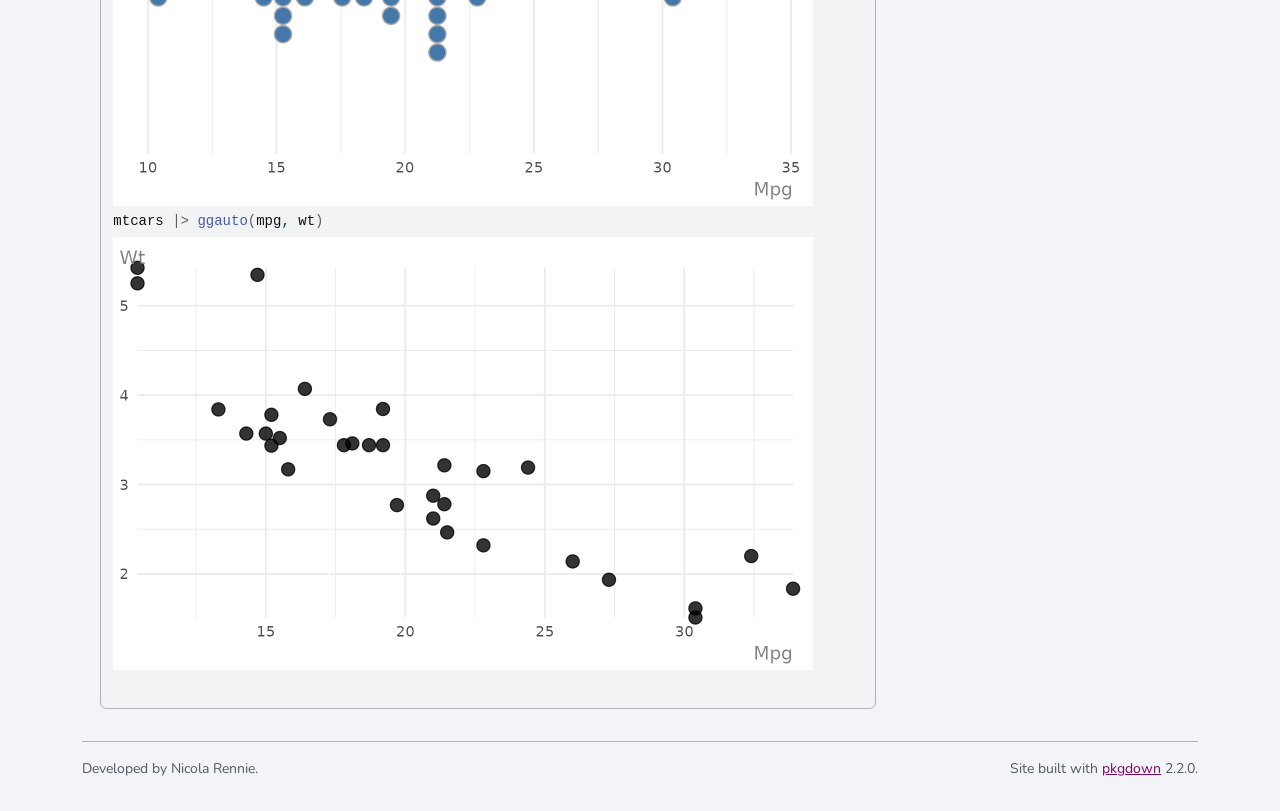
<file: reference/ggauto.html>
<!DOCTYPE html>
<!-- Generated by pkgdown: do not edit by hand --><html lang="en"><head><meta http-equiv="Content-Type" content="text/html; charset=UTF-8"><meta charset="utf-8"><meta http-equiv="X-UA-Compatible" content="IE=edge"><meta name="viewport" content="width=device-width, initial-scale=1, shrink-to-fit=no"><title>Automated ggplot2 charts — ggauto • ggauto</title><script src="../deps/jquery-3.6.0/jquery-3.6.0.min.js"></script><meta name="viewport" content="width=device-width, initial-scale=1, shrink-to-fit=no"><link href="../deps/bootstrap-5.3.8/bootstrap.min.css" rel="stylesheet"><script src="../deps/bootstrap-5.3.8/bootstrap.bundle.min.js"></script><link href="../deps/Nunito-0.4.10/font.css" rel="stylesheet"><link href="../deps/Oswald-0.4.10/font.css" rel="stylesheet"><link href="../deps/font-awesome-6.5.2/css/all.min.css" rel="stylesheet"><link href="../deps/font-awesome-6.5.2/css/v4-shims.min.css" rel="stylesheet"><script src="../deps/headroom-0.11.0/headroom.min.js"></script><script src="../deps/headroom-0.11.0/jQuery.headroom.min.js"></script><script src="../deps/bootstrap-toc-1.0.1/bootstrap-toc.min.js"></script><script src="../deps/clipboard.js-2.0.11/clipboard.min.js"></script><script src="../deps/search-1.0.0/autocomplete.jquery.min.js"></script><script src="../deps/search-1.0.0/fuse.min.js"></script><script src="../deps/search-1.0.0/mark.min.js"></script><!-- pkgdown --><script src="../pkgdown.js"></script><meta property="og:title" content="Automated ggplot2 charts — ggauto"><meta name="description" content="Automatically create an appropriate 'ggplot2' chart type based on the
classes of the provided variables."><meta property="og:description" content="Automatically create an appropriate 'ggplot2' chart type based on the
classes of the provided variables."><meta property="og:image" content="https://nrennie.rbind.io/ggauto/logo.png"></head><body>
    <a href="#main" class="visually-hidden-focusable">Skip to contents</a>


    <nav class="navbar navbar-expand-lg fixed-top bg-light" data-bs-theme="light" aria-label="Site navigation"><div class="container">

    <a class="navbar-brand me-2" href="../index.html">ggauto</a>

    <small class="nav-text text-muted me-auto" data-bs-toggle="tooltip" data-bs-placement="bottom" title="">0.0.2</small>


    <button class="navbar-toggler" type="button" data-bs-toggle="collapse" data-bs-target="#navbar" aria-controls="navbar" aria-expanded="false" aria-label="Toggle navigation">
      <span class="navbar-toggler-icon"></span>
    </button>

    <div id="navbar" class="collapse navbar-collapse ms-3">
      <ul class="navbar-nav me-auto"><li class="active nav-item"><a class="nav-link" href="../reference/index.html">Reference</a></li>
<li class="nav-item dropdown">
  <button class="nav-link dropdown-toggle" type="button" id="dropdown-articles" data-bs-toggle="dropdown" aria-expanded="false" aria-haspopup="true">Articles</button>
  <ul class="dropdown-menu" aria-labelledby="dropdown-articles"><li><a class="dropdown-item" href="../articles/Examples.html">Examples</a></li>
  </ul></li>
<li class="nav-item"><a class="nav-link" href="../news/index.html">Changelog</a></li>
      </ul><ul class="navbar-nav"><li class="nav-item"><a class="external-link nav-link" href="https://nrennie.rbind.io/" aria-label="Website"><span class="fa fa-house"></span></a></li>
<li class="nav-item"><a class="external-link nav-link" href="https://github.com/nrennie" aria-label="GitHub"><span class="fa fa-github"></span></a></li>
<li class="nav-item"><a class="external-link nav-link" href="https://uk.linkedin.com/in/nicola-rennie" aria-label="LinkedIn"><span class="fa fa-linkedin"></span></a></li>
<li class="nav-item"><a class="external-link nav-link" href="https://bsky.app/profile/nrennie.bsky.social" aria-label="BlueSky"><span class="fa fab fa-bluesky"></span></a></li>
<li class="nav-item"><a class="external-link nav-link" href="https://fosstodon.org/@nrennie" aria-label="Mastodon"><span class="fa fab fa-mastodon"></span></a></li>
      </ul></div>


  </div>
</nav><div class="container template-reference-topic">
<div class="row">
  <main id="main" class="col-md-9"><div class="page-header">
      <img src="../logo.png" class="logo" alt=""><h1>Automated <code>ggplot2</code> charts</h1>
      <small class="dont-index">Source: <a href="https://github.com/nrennie/ggauto/blob/HEAD/R/ggauto.R" class="external-link"><code>R/ggauto.R</code></a></small>
      <div class="d-none name"><code>ggauto.Rd</code></div>
    </div>

    <div class="ref-description section level2">
    <p>Automatically create an appropriate 'ggplot2' chart type based on the
classes of the provided variables.</p>
    </div>

    <div class="section level2">
    <h2 id="ref-usage">Usage<a class="anchor" aria-label="anchor" href="#ref-usage"></a></h2>
    <div class="sourceCode"><pre class="sourceCode r"><code><span><span class="fu">ggauto</span><span class="op">(</span></span>
<span>  data <span class="op">=</span> <span class="cn">NULL</span>,</span>
<span>  <span class="va">...</span>,</span>
<span>  xlab <span class="op">=</span> <span class="cn">NULL</span>,</span>
<span>  ylab <span class="op">=</span> <span class="cn">NULL</span>,</span>
<span>  title <span class="op">=</span> <span class="cn">NULL</span>,</span>
<span>  subtitle <span class="op">=</span> <span class="cn">NULL</span>,</span>
<span>  caption <span class="op">=</span> <span class="cn">NULL</span>,</span>
<span>  base_size <span class="op">=</span> <span class="fl">14</span>,</span>
<span>  base_family <span class="op">=</span> <span class="st">"sans"</span></span>
<span><span class="op">)</span></span></code></pre></div>
    </div>

    <div class="section level2">
    <h2 id="arguments">Arguments<a class="anchor" aria-label="anchor" href="#arguments"></a></h2>


<dl><dt id="arg-data">data<a class="anchor" aria-label="anchor" href="#arg-data"></a></dt>
<dd><p>A data frame, or a bare vector when not using the pipe.</p></dd>


<dt id="arg--">...<a class="anchor" aria-label="anchor" href="#arg--"></a></dt>
<dd><p>Unquoted column names to plot (e.g. <code>v1, v2</code>).</p></dd>


<dt id="arg-xlab">xlab<a class="anchor" aria-label="anchor" href="#arg-xlab"></a></dt>
<dd><p>Label for the x-axis.</p></dd>


<dt id="arg-ylab">ylab<a class="anchor" aria-label="anchor" href="#arg-ylab"></a></dt>
<dd><p>Label for the y-axis.</p></dd>


<dt id="arg-title">title<a class="anchor" aria-label="anchor" href="#arg-title"></a></dt>
<dd><p>Optional plot title.</p></dd>


<dt id="arg-subtitle">subtitle<a class="anchor" aria-label="anchor" href="#arg-subtitle"></a></dt>
<dd><p>Optional plot subtitle.</p></dd>


<dt id="arg-caption">caption<a class="anchor" aria-label="anchor" href="#arg-caption"></a></dt>
<dd><p>Optional plot caption.</p></dd>


<dt id="arg-base-size">base_size<a class="anchor" aria-label="anchor" href="#arg-base-size"></a></dt>
<dd><p>Base font size. Defaults to <code>14</code>.</p></dd>


<dt id="arg-base-family">base_family<a class="anchor" aria-label="anchor" href="#arg-base-family"></a></dt>
<dd><p>Base font family. Defaults to <code>"sans"</code>.</p></dd>

</dl></div>
    <div class="section level2">
    <h2 id="value">Value<a class="anchor" aria-label="anchor" href="#value"></a></h2>
    <p>A <code>ggplot2</code> plot object.</p>
    </div>

    <div class="section level2">
    <h2 id="ref-examples">Examples<a class="anchor" aria-label="anchor" href="#ref-examples"></a></h2>
    <div class="sourceCode"><pre class="sourceCode r"><code><span class="r-in"><span><span class="fu">ggauto</span><span class="op">(</span><span class="va">mtcars</span><span class="op">$</span><span class="va">mpg</span><span class="op">)</span></span></span>
<span class="r-plt img"><img src="ggauto-1.png" alt="" width="700" height="433"></span>
<span class="r-in"><span><span class="va">mtcars</span> <span class="op">|&gt;</span> <span class="fu">ggauto</span><span class="op">(</span><span class="va">mpg</span>, <span class="va">wt</span><span class="op">)</span></span></span>
<span class="r-plt img"><img src="ggauto-2.png" alt="" width="700" height="433"></span>
<span class="r-in"><span></span></span>
</code></pre></div>
    </div>
  </main><aside class="col-md-3"><nav id="toc" aria-label="Table of contents"><h2>On this page</h2>
    </nav></aside></div>


    <footer><div class="pkgdown-footer-left">
  <p>Developed by Nicola Rennie.</p>
</div>

<div class="pkgdown-footer-right">
  <p>Site built with <a href="https://pkgdown.r-lib.org/" class="external-link">pkgdown</a> 2.2.0.</p>
</div>

    </footer></div>





  </body></html>
</file>
<file: deps/Nunito-0.4.10/font.css>
/* cyrillic-ext */
@font-face {
  font-family: 'Nunito';
  font-style: normal;
  font-weight: 400;
  font-display: swap;
  src: url(XRXI3I6Li01BKofiOc5wtlZ2di8HDLshdTk3j77e.woff2) format('woff2');
  unicode-range: U+0460-052F, U+1C80-1C8A, U+20B4, U+2DE0-2DFF, U+A640-A69F, U+FE2E-FE2F;
}
/* cyrillic */
@font-face {
  font-family: 'Nunito';
  font-style: normal;
  font-weight: 400;
  font-display: swap;
  src: url(XRXI3I6Li01BKofiOc5wtlZ2di8HDLshdTA3j77e.woff2) format('woff2');
  unicode-range: U+0301, U+0400-045F, U+0490-0491, U+04B0-04B1, U+2116;
}
/* vietnamese */
@font-face {
  font-family: 'Nunito';
  font-style: normal;
  font-weight: 400;
  font-display: swap;
  src: url(XRXI3I6Li01BKofiOc5wtlZ2di8HDLshdTs3j77e.woff2) format('woff2');
  unicode-range: U+0102-0103, U+0110-0111, U+0128-0129, U+0168-0169, U+01A0-01A1, U+01AF-01B0, U+0300-0301, U+0303-0304, U+0308-0309, U+0323, U+0329, U+1EA0-1EF9, U+20AB;
}
/* latin-ext */
@font-face {
  font-family: 'Nunito';
  font-style: normal;
  font-weight: 400;
  font-display: swap;
  src: url(XRXI3I6Li01BKofiOc5wtlZ2di8HDLshdTo3j77e.woff2) format('woff2');
  unicode-range: U+0100-02BA, U+02BD-02C5, U+02C7-02CC, U+02CE-02D7, U+02DD-02FF, U+0304, U+0308, U+0329, U+1D00-1DBF, U+1E00-1E9F, U+1EF2-1EFF, U+2020, U+20A0-20AB, U+20AD-20C0, U+2113, U+2C60-2C7F, U+A720-A7FF;
}
/* latin */
@font-face {
  font-family: 'Nunito';
  font-style: normal;
  font-weight: 400;
  font-display: swap;
  src: url(XRXI3I6Li01BKofiOc5wtlZ2di8HDLshdTQ3jw.woff2) format('woff2');
  unicode-range: U+0000-00FF, U+0131, U+0152-0153, U+02BB-02BC, U+02C6, U+02DA, U+02DC, U+0304, U+0308, U+0329, U+2000-206F, U+20AC, U+2122, U+2191, U+2193, U+2212, U+2215, U+FEFF, U+FFFD;
}
</file>
<file: deps/Oswald-0.4.10/font.css>
/* cyrillic-ext */
@font-face {
  font-family: 'Oswald';
  font-style: normal;
  font-weight: 400;
  font-display: swap;
  src: url(TK3_WkUHHAIjg75cFRf3bXL8LICs1_FvsUtiZTaR.woff2) format('woff2');
  unicode-range: U+0460-052F, U+1C80-1C8A, U+20B4, U+2DE0-2DFF, U+A640-A69F, U+FE2E-FE2F;
}
/* cyrillic */
@font-face {
  font-family: 'Oswald';
  font-style: normal;
  font-weight: 400;
  font-display: swap;
  src: url(TK3_WkUHHAIjg75cFRf3bXL8LICs1_FvsUJiZTaR.woff2) format('woff2');
  unicode-range: U+0301, U+0400-045F, U+0490-0491, U+04B0-04B1, U+2116;
}
/* vietnamese */
@font-face {
  font-family: 'Oswald';
  font-style: normal;
  font-weight: 400;
  font-display: swap;
  src: url(TK3_WkUHHAIjg75cFRf3bXL8LICs1_FvsUliZTaR.woff2) format('woff2');
  unicode-range: U+0102-0103, U+0110-0111, U+0128-0129, U+0168-0169, U+01A0-01A1, U+01AF-01B0, U+0300-0301, U+0303-0304, U+0308-0309, U+0323, U+0329, U+1EA0-1EF9, U+20AB;
}
/* latin-ext */
@font-face {
  font-family: 'Oswald';
  font-style: normal;
  font-weight: 400;
  font-display: swap;
  src: url(TK3_WkUHHAIjg75cFRf3bXL8LICs1_FvsUhiZTaR.woff2) format('woff2');
  unicode-range: U+0100-02BA, U+02BD-02C5, U+02C7-02CC, U+02CE-02D7, U+02DD-02FF, U+0304, U+0308, U+0329, U+1D00-1DBF, U+1E00-1E9F, U+1EF2-1EFF, U+2020, U+20A0-20AB, U+20AD-20C0, U+2113, U+2C60-2C7F, U+A720-A7FF;
}
/* latin */
@font-face {
  font-family: 'Oswald';
  font-style: normal;
  font-weight: 400;
  font-display: swap;
  src: url(TK3_WkUHHAIjg75cFRf3bXL8LICs1_FvsUZiZQ.woff2) format('woff2');
  unicode-range: U+0000-00FF, U+0131, U+0152-0153, U+02BB-02BC, U+02C6, U+02DA, U+02DC, U+0304, U+0308, U+0329, U+2000-206F, U+20AC, U+2122, U+2191, U+2193, U+2212, U+2215, U+FEFF, U+FFFD;
}
</file>
<file: deps/font-awesome-6.5.2/css/v4-shims.min.css>
/*!
 * Font Awesome Free 6.5.2 by @fontawesome - https://fontawesome.com
 * License - https://fontawesome.com/license/free (Icons: CC BY 4.0, Fonts: SIL OFL 1.1, Code: MIT License)
 * Copyright 2024 Fonticons, Inc.
 */
.fa.fa-glass:before{content:"\f000"}.fa.fa-envelope-o{font-family:"Font Awesome 6 Free";font-weight:400}.fa.fa-envelope-o:before{content:"\f0e0"}.fa.fa-star-o{font-family:"Font Awesome 6 Free";font-weight:400}.fa.fa-star-o:before{content:"\f005"}.fa.fa-close:before,.fa.fa-remove:before{content:"\f00d"}.fa.fa-gear:before{content:"\f013"}.fa.fa-trash-o{font-family:"Font Awesome 6 Free";font-weight:400}.fa.fa-trash-o:before{content:"\f2ed"}.fa.fa-home:before{content:"\f015"}.fa.fa-file-o{font-family:"Font Awesome 6 Free";font-weight:400}.fa.fa-file-o:before{content:"\f15b"}.fa.fa-clock-o{font-family:"Font Awesome 6 Free";font-weight:400}.fa.fa-clock-o:before{content:"\f017"}.fa.fa-arrow-circle-o-down{font-family:"Font Awesome 6 Free";font-weight:400}.fa.fa-arrow-circle-o-down:before{content:"\f358"}.fa.fa-arrow-circle-o-up{font-family:"Font Awesome 6 Free";font-weight:400}.fa.fa-arrow-circle-o-up:before{content:"\f35b"}.fa.fa-play-circle-o{font-family:"Font Awesome 6 Free";font-weight:400}.fa.fa-play-circle-o:before{content:"\f144"}.fa.fa-repeat:before,.fa.fa-rotate-right:before{content:"\f01e"}.fa.fa-refresh:before{content:"\f021"}.fa.fa-list-alt{font-family:"Font Awesome 6 Free";font-weight:400}.fa.fa-list-alt:before{content:"\f022"}.fa.fa-dedent:before{content:"\f03b"}.fa.fa-video-camera:before{content:"\f03d"}.fa.fa-picture-o{font-family:"Font Awesome 6 Free";font-weight:400}.fa.fa-picture-o:before{content:"\f03e"}.fa.fa-photo{font-family:"Font Awesome 6 Free";font-weight:400}.fa.fa-photo:before{content:"\f03e"}.fa.fa-image{font-family:"Font Awesome 6 Free";font-weight:400}.fa.fa-image:before{content:"\f03e"}.fa.fa-map-marker:before{content:"\f3c5"}.fa.fa-pencil-square-o{font-family:"Font Awesome 6 Free";font-weight:400}.fa.fa-pencil-square-o:before{content:"\f044"}.fa.fa-edit{font-family:"Font Awesome 6 Free";font-weight:400}.fa.fa-edit:before{content:"\f044"}.fa.fa-share-square-o:before{content:"\f14d"}.fa.fa-check-square-o{font-family:"Font Awesome 6 Free";font-weight:400}.fa.fa-check-square-o:before{content:"\f14a"}.fa.fa-arrows:before{content:"\f0b2"}.fa.fa-times-circle-o{font-family:"Font Awesome 6 Free";font-weight:400}.fa.fa-times-circle-o:before{content:"\f057"}.fa.fa-check-circle-o{font-family:"Font Awesome 6 Free";font-weight:400}.fa.fa-check-circle-o:before{content:"\f058"}.fa.fa-mail-forward:before{content:"\f064"}.fa.fa-expand:before{content:"\f424"}.fa.fa-compress:before{content:"\f422"}.fa.fa-eye,.fa.fa-eye-slash{font-family:"Font Awesome 6 Free";font-weight:400}.fa.fa-warning:before{content:"\f071"}.fa.fa-calendar:before{content:"\f073"}.fa.fa-arrows-v:before{content:"\f338"}.fa.fa-arrows-h:before{content:"\f337"}.fa.fa-bar-chart-o:before,.fa.fa-bar-chart:before{content:"\e0e3"}.fa.fa-twitter-square{font-family:"Font Awesome 6 Brands";font-weight:400}.fa.fa-twitter-square:before{content:"\f081"}.fa.fa-facebook-square{font-family:"Font Awesome 6 Brands";font-weight:400}.fa.fa-facebook-square:before{content:"\f082"}.fa.fa-gears:before{content:"\f085"}.fa.fa-thumbs-o-up{font-family:"Font Awesome 6 Free";font-weight:400}.fa.fa-thumbs-o-up:before{content:"\f164"}.fa.fa-thumbs-o-down{font-family:"Font Awesome 6 Free";font-weight:400}.fa.fa-thumbs-o-down:before{content:"\f165"}.fa.fa-heart-o{font-family:"Font Awesome 6 Free";font-weight:400}.fa.fa-heart-o:before{content:"\f004"}.fa.fa-sign-out:before{content:"\f2f5"}.fa.fa-linkedin-square{font-family:"Font Awesome 6 Brands";font-weight:400}.fa.fa-linkedin-square:before{content:"\f08c"}.fa.fa-thumb-tack:before{content:"\f08d"}.fa.fa-external-link:before{content:"\f35d"}.fa.fa-sign-in:before{content:"\f2f6"}.fa.fa-github-square{font-family:"Font Awesome 6 Brands";font-weight:400}.fa.fa-github-square:before{content:"\f092"}.fa.fa-lemon-o{font-family:"Font Awesome 6 Free";font-weight:400}.fa.fa-lemon-o:before{content:"\f094"}.fa.fa-square-o{font-family:"Font Awesome 6 Free";font-weight:400}.fa.fa-square-o:before{content:"\f0c8"}.fa.fa-bookmark-o{font-family:"Font Awesome 6 Free";font-weight:400}.fa.fa-bookmark-o:before{content:"\f02e"}.fa.fa-facebook,.fa.fa-twitter{font-family:"Font Awesome 6 Brands";font-weight:400}.fa.fa-facebook:before{content:"\f39e"}.fa.fa-facebook-f{font-family:"Font Awesome 6 Brands";font-weight:400}.fa.fa-facebook-f:before{content:"\f39e"}.fa.fa-github{font-family:"Font Awesome 6 Brands";font-weight:400}.fa.fa-credit-card{font-family:"Font Awesome 6 Free";font-weight:400}.fa.fa-feed:before{content:"\f09e"}.fa.fa-hdd-o{font-family:"Font Awesome 6 Free";font-weight:400}.fa.fa-hdd-o:before{content:"\f0a0"}.fa.fa-hand-o-right{font-family:"Font Awesome 6 Free";font-weight:400}.fa.fa-hand-o-right:before{content:"\f0a4"}.fa.fa-hand-o-left{font-family:"Font Awesome 6 Free";font-weight:400}.fa.fa-hand-o-left:before{content:"\f0a5"}.fa.fa-hand-o-up{font-family:"Font Awesome 6 Free";font-weight:400}.fa.fa-hand-o-up:before{content:"\f0a6"}.fa.fa-hand-o-down{font-family:"Font Awesome 6 Free";font-weight:400}.fa.fa-hand-o-down:before{content:"\f0a7"}.fa.fa-globe:before{content:"\f57d"}.fa.fa-tasks:before{content:"\f828"}.fa.fa-arrows-alt:before{content:"\f31e"}.fa.fa-group:before{content:"\f0c0"}.fa.fa-chain:before{content:"\f0c1"}.fa.fa-cut:before{content:"\f0c4"}.fa.fa-files-o{font-family:"Font Awesome 6 Free";font-weight:400}.fa.fa-files-o:before{content:"\f0c5"}.fa.fa-floppy-o{font-family:"Font Awesome 6 Free";font-weight:400}.fa.fa-floppy-o:before{content:"\f0c7"}.fa.fa-save{font-family:"Font Awesome 6 Free";font-weight:400}.fa.fa-save:before{content:"\f0c7"}.fa.fa-navicon:before,.fa.fa-reorder:before{content:"\f0c9"}.fa.fa-magic:before{content:"\e2ca"}.fa.fa-pinterest,.fa.fa-pinterest-square{font-family:"Font Awesome 6 Brands";font-weight:400}.fa.fa-pinterest-square:before{content:"\f0d3"}.fa.fa-google-plus-square{font-family:"Font Awesome 6 Brands";font-weight:400}.fa.fa-google-plus-square:before{content:"\f0d4"}.fa.fa-google-plus{font-family:"Font Awesome 6 Brands";font-weight:400}.fa.fa-google-plus:before{content:"\f0d5"}.fa.fa-money:before{content:"\f3d1"}.fa.fa-unsorted:before{content:"\f0dc"}.fa.fa-sort-desc:before{content:"\f0dd"}.fa.fa-sort-asc:before{content:"\f0de"}.fa.fa-linkedin{font-family:"Font Awesome 6 Brands";font-weight:400}.fa.fa-linkedin:before{content:"\f0e1"}.fa.fa-rotate-left:before{content:"\f0e2"}.fa.fa-legal:before{content:"\f0e3"}.fa.fa-dashboard:before,.fa.fa-tachometer:before{content:"\f625"}.fa.fa-comment-o{font-family:"Font Awesome 6 Free";font-weight:400}.fa.fa-comment-o:before{content:"\f075"}.fa.fa-comments-o{font-family:"Font Awesome 6 Free";font-weight:400}.fa.fa-comments-o:before{content:"\f086"}.fa.fa-flash:before{content:"\f0e7"}.fa.fa-clipboard:before{content:"\f0ea"}.fa.fa-lightbulb-o{font-family:"Font Awesome 6 Free";font-weight:400}.fa.fa-lightbulb-o:before{content:"\f0eb"}.fa.fa-exchange:before{content:"\f362"}.fa.fa-cloud-download:before{content:"\f0ed"}.fa.fa-cloud-upload:before{content:"\f0ee"}.fa.fa-bell-o{font-family:"Font Awesome 6 Free";font-weight:400}.fa.fa-bell-o:before{content:"\f0f3"}.fa.fa-cutlery:before{content:"\f2e7"}.fa.fa-file-text-o{font-family:"Font Awesome 6 Free";font-weight:400}.fa.fa-file-text-o:before{content:"\f15c"}.fa.fa-building-o{font-family:"Font Awesome 6 Free";font-weight:400}.fa.fa-building-o:before{content:"\f1ad"}.fa.fa-hospital-o{font-family:"Font Awesome 6 Free";font-weight:400}.fa.fa-hospital-o:before{content:"\f0f8"}.fa.fa-tablet:before{content:"\f3fa"}.fa.fa-mobile-phone:before,.fa.fa-mobile:before{content:"\f3cd"}.fa.fa-circle-o{font-family:"Font Awesome 6 Free";font-weight:400}.fa.fa-circle-o:before{content:"\f111"}.fa.fa-mail-reply:before{content:"\f3e5"}.fa.fa-github-alt{font-family:"Font Awesome 6 Brands";font-weight:400}.fa.fa-folder-o{font-family:"Font Awesome 6 Free";font-weight:400}.fa.fa-folder-o:before{content:"\f07b"}.fa.fa-folder-open-o{font-family:"Font Awesome 6 Free";font-weight:400}.fa.fa-folder-open-o:before{content:"\f07c"}.fa.fa-smile-o{font-family:"Font Awesome 6 Free";font-weight:400}.fa.fa-smile-o:before{content:"\f118"}.fa.fa-frown-o{font-family:"Font Awesome 6 Free";font-weight:400}.fa.fa-frown-o:before{content:"\f119"}.fa.fa-meh-o{font-family:"Font Awesome 6 Free";font-weight:400}.fa.fa-meh-o:before{content:"\f11a"}.fa.fa-keyboard-o{font-family:"Font Awesome 6 Free";font-weight:400}.fa.fa-keyboard-o:before{content:"\f11c"}.fa.fa-flag-o{font-family:"Font Awesome 6 Free";font-weight:400}.fa.fa-flag-o:before{content:"\f024"}.fa.fa-mail-reply-all:before{content:"\f122"}.fa.fa-star-half-o{font-family:"Font Awesome 6 Free";font-weight:400}.fa.fa-star-half-o:before{content:"\f5c0"}.fa.fa-star-half-empty{font-family:"Font Awesome 6 Free";font-weight:400}.fa.fa-star-half-empty:before{content:"\f5c0"}.fa.fa-star-half-full{font-family:"Font Awesome 6 Free";font-weight:400}.fa.fa-star-half-full:before{content:"\f5c0"}.fa.fa-code-fork:before{content:"\f126"}.fa.fa-chain-broken:before,.fa.fa-unlink:before{content:"\f127"}.fa.fa-calendar-o{font-family:"Font Awesome 6 Free";font-weight:400}.fa.fa-calendar-o:before{content:"\f133"}.fa.fa-css3,.fa.fa-html5,.fa.fa-maxcdn{font-family:"Font Awesome 6 Brands";font-weight:400}.fa.fa-unlock-alt:before{content:"\f09c"}.fa.fa-minus-square-o{font-family:"Font Awesome 6 Free";font-weight:400}.fa.fa-minus-square-o:before{content:"\f146"}.fa.fa-level-up:before{content:"\f3bf"}.fa.fa-level-down:before{content:"\f3be"}.fa.fa-pencil-square:before{content:"\f14b"}.fa.fa-external-link-square:before{content:"\f360"}.fa.fa-compass{font-family:"Font Awesome 6 Free";font-weight:400}.fa.fa-caret-square-o-down{font-family:"Font Awesome 6 Free";font-weight:400}.fa.fa-caret-square-o-down:before{content:"\f150"}.fa.fa-toggle-down{font-family:"Font Awesome 6 Free";font-weight:400}.fa.fa-toggle-down:before{content:"\f150"}.fa.fa-caret-square-o-up{font-family:"Font Awesome 6 Free";font-weight:400}.fa.fa-caret-square-o-up:before{content:"\f151"}.fa.fa-toggle-up{font-family:"Font Awesome 6 Free";font-weight:400}.fa.fa-toggle-up:before{content:"\f151"}.fa.fa-caret-square-o-right{font-family:"Font Awesome 6 Free";font-weight:400}.fa.fa-caret-square-o-right:before{content:"\f152"}.fa.fa-toggle-right{font-family:"Font Awesome 6 Free";font-weight:400}.fa.fa-toggle-right:before{content:"\f152"}.fa.fa-eur:before,.fa.fa-euro:before{content:"\f153"}.fa.fa-gbp:before{content:"\f154"}.fa.fa-dollar:before,.fa.fa-usd:before{content:"\24"}.fa.fa-inr:before,.fa.fa-rupee:before{content:"\e1bc"}.fa.fa-cny:before,.fa.fa-jpy:before,.fa.fa-rmb:before,.fa.fa-yen:before{content:"\f157"}.fa.fa-rouble:before,.fa.fa-rub:before,.fa.fa-ruble:before{content:"\f158"}.fa.fa-krw:before,.fa.fa-won:before{content:"\f159"}.fa.fa-bitcoin,.fa.fa-btc{font-family:"Font Awesome 6 Brands";font-weight:400}.fa.fa-bitcoin:before{content:"\f15a"}.fa.fa-file-text:before{content:"\f15c"}.fa.fa-sort-alpha-asc:before{content:"\f15d"}.fa.fa-sort-alpha-desc:before{content:"\f881"}.fa.fa-sort-amount-asc:before{content:"\f884"}.fa.fa-sort-amount-desc:before{content:"\f160"}.fa.fa-sort-numeric-asc:before{content:"\f162"}.fa.fa-sort-numeric-desc:before{content:"\f886"}.fa.fa-youtube-square{font-family:"Font Awesome 6 Brands";font-weight:400}.fa.fa-youtube-square:before{content:"\f431"}.fa.fa-xing,.fa.fa-xing-square,.fa.fa-youtube{font-family:"Font Awesome 6 Brands";font-weight:400}.fa.fa-xing-square:before{content:"\f169"}.fa.fa-youtube-play{font-family:"Font Awesome 6 Brands";font-weight:400}.fa.fa-youtube-play:before{content:"\f167"}.fa.fa-adn,.fa.fa-bitbucket,.fa.fa-bitbucket-square,.fa.fa-dropbox,.fa.fa-flickr,.fa.fa-instagram,.fa.fa-stack-overflow{font-family:"Font Awesome 6 Brands";font-weight:400}.fa.fa-bitbucket-square:before{content:"\f171"}.fa.fa-tumblr,.fa.fa-tumblr-square{font-family:"Font Awesome 6 Brands";font-weight:400}.fa.fa-tumblr-square:before{content:"\f174"}.fa.fa-long-arrow-down:before{content:"\f309"}.fa.fa-long-arrow-up:before{content:"\f30c"}.fa.fa-long-arrow-left:before{content:"\f30a"}.fa.fa-long-arrow-right:before{content:"\f30b"}.fa.fa-android,.fa.fa-apple,.fa.fa-dribbble,.fa.fa-foursquare,.fa.fa-gittip,.fa.fa-gratipay,.fa.fa-linux,.fa.fa-skype,.fa.fa-trello,.fa.fa-windows{font-family:"Font Awesome 6 Brands";font-weight:400}.fa.fa-gittip:before{content:"\f184"}.fa.fa-sun-o{font-family:"Font Awesome 6 Free";font-weight:400}.fa.fa-sun-o:before{content:"\f185"}.fa.fa-moon-o{font-family:"Font Awesome 6 Free";font-weight:400}.fa.fa-moon-o:before{content:"\f186"}.fa.fa-pagelines,.fa.fa-renren,.fa.fa-stack-exchange,.fa.fa-vk,.fa.fa-weibo{font-family:"Font Awesome 6 Brands";font-weight:400}.fa.fa-arrow-circle-o-right{font-family:"Font Awesome 6 Free";font-weight:400}.fa.fa-arrow-circle-o-right:before{content:"\f35a"}.fa.fa-arrow-circle-o-left{font-family:"Font Awesome 6 Free";font-weight:400}.fa.fa-arrow-circle-o-left:before{content:"\f359"}.fa.fa-caret-square-o-left{font-family:"Font Awesome 6 Free";font-weight:400}.fa.fa-caret-square-o-left:before{content:"\f191"}.fa.fa-toggle-left{font-family:"Font Awesome 6 Free";font-weight:400}.fa.fa-toggle-left:before{content:"\f191"}.fa.fa-dot-circle-o{font-family:"Font Awesome 6 Free";font-weight:400}.fa.fa-dot-circle-o:before{content:"\f192"}.fa.fa-vimeo-square{font-family:"Font Awesome 6 Brands";font-weight:400}.fa.fa-vimeo-square:before{content:"\f194"}.fa.fa-try:before,.fa.fa-turkish-lira:before{content:"\e2bb"}.fa.fa-plus-square-o{font-family:"Font Awesome 6 Free";font-weight:400}.fa.fa-plus-square-o:before{content:"\f0fe"}.fa.fa-openid,.fa.fa-slack,.fa.fa-wordpress{font-family:"Font Awesome 6 Brands";font-weight:400}.fa.fa-bank:before,.fa.fa-institution:before{content:"\f19c"}.fa.fa-mortar-board:before{content:"\f19d"}.fa.fa-google,.fa.fa-reddit,.fa.fa-reddit-square,.fa.fa-yahoo{font-family:"Font Awesome 6 Brands";font-weight:400}.fa.fa-reddit-square:before{content:"\f1a2"}.fa.fa-behance,.fa.fa-behance-square,.fa.fa-delicious,.fa.fa-digg,.fa.fa-drupal,.fa.fa-joomla,.fa.fa-pied-piper-alt,.fa.fa-pied-piper-pp,.fa.fa-stumbleupon,.fa.fa-stumbleupon-circle{font-family:"Font Awesome 6 Brands";font-weight:400}.fa.fa-behance-square:before{content:"\f1b5"}.fa.fa-steam,.fa.fa-steam-square{font-family:"Font Awesome 6 Brands";font-weight:400}.fa.fa-steam-square:before{content:"\f1b7"}.fa.fa-automobile:before{content:"\f1b9"}.fa.fa-cab:before{content:"\f1ba"}.fa.fa-deviantart,.fa.fa-soundcloud,.fa.fa-spotify{font-family:"Font Awesome 6 Brands";font-weight:400}.fa.fa-file-pdf-o{font-family:"Font Awesome 6 Free";font-weight:400}.fa.fa-file-pdf-o:before{content:"\f1c1"}.fa.fa-file-word-o{font-family:"Font Awesome 6 Free";font-weight:400}.fa.fa-file-word-o:before{content:"\f1c2"}.fa.fa-file-excel-o{font-family:"Font Awesome 6 Free";font-weight:400}.fa.fa-file-excel-o:before{content:"\f1c3"}.fa.fa-file-powerpoint-o{font-family:"Font Awesome 6 Free";font-weight:400}.fa.fa-file-powerpoint-o:before{content:"\f1c4"}.fa.fa-file-image-o{font-family:"Font Awesome 6 Free";font-weight:400}.fa.fa-file-image-o:before{content:"\f1c5"}.fa.fa-file-photo-o{font-family:"Font Awesome 6 Free";font-weight:400}.fa.fa-file-photo-o:before{content:"\f1c5"}.fa.fa-file-picture-o{font-family:"Font Awesome 6 Free";font-weight:400}.fa.fa-file-picture-o:before{content:"\f1c5"}.fa.fa-file-archive-o{font-family:"Font Awesome 6 Free";font-weight:400}.fa.fa-file-archive-o:before{content:"\f1c6"}.fa.fa-file-zip-o{font-family:"Font Awesome 6 Free";font-weight:400}.fa.fa-file-zip-o:before{content:"\f1c6"}.fa.fa-file-audio-o{font-family:"Font Awesome 6 Free";font-weight:400}.fa.fa-file-audio-o:before{content:"\f1c7"}.fa.fa-file-sound-o{font-family:"Font Awesome 6 Free";font-weight:400}.fa.fa-file-sound-o:before{content:"\f1c7"}.fa.fa-file-video-o{font-family:"Font Awesome 6 Free";font-weight:400}.fa.fa-file-video-o:before{content:"\f1c8"}.fa.fa-file-movie-o{font-family:"Font Awesome 6 Free";font-weight:400}.fa.fa-file-movie-o:before{content:"\f1c8"}.fa.fa-file-code-o{font-family:"Font Awesome 6 Free";font-weight:400}.fa.fa-file-code-o:before{content:"\f1c9"}.fa.fa-codepen,.fa.fa-jsfiddle,.fa.fa-vine{font-family:"Font Awesome 6 Brands";font-weight:400}.fa.fa-life-bouy:before,.fa.fa-life-buoy:before,.fa.fa-life-saver:before,.fa.fa-support:before{content:"\f1cd"}.fa.fa-circle-o-notch:before{content:"\f1ce"}.fa.fa-ra,.fa.fa-rebel{font-family:"Font Awesome 6 Brands";font-weight:400}.fa.fa-ra:before{content:"\f1d0"}.fa.fa-resistance{font-family:"Font Awesome 6 Brands";font-weight:400}.fa.fa-resistance:before{content:"\f1d0"}.fa.fa-empire,.fa.fa-ge{font-family:"Font Awesome 6 Brands";font-weight:400}.fa.fa-ge:before{content:"\f1d1"}.fa.fa-git-square{font-family:"Font Awesome 6 Brands";font-weight:400}.fa.fa-git-square:before{content:"\f1d2"}.fa.fa-git,.fa.fa-hacker-news,.fa.fa-y-combinator-square{font-family:"Font Awesome 6 Brands";font-weight:400}.fa.fa-y-combinator-square:before{content:"\f1d4"}.fa.fa-yc-square{font-family:"Font Awesome 6 Brands";font-weight:400}.fa.fa-yc-square:before{content:"\f1d4"}.fa.fa-qq,.fa.fa-tencent-weibo,.fa.fa-wechat,.fa.fa-weixin{font-family:"Font Awesome 6 Brands";font-weight:400}.fa.fa-wechat:before{content:"\f1d7"}.fa.fa-send:before{content:"\f1d8"}.fa.fa-paper-plane-o{font-family:"Font Awesome 6 Free";font-weight:400}.fa.fa-paper-plane-o:before{content:"\f1d8"}.fa.fa-send-o{font-family:"Font Awesome 6 Free";font-weight:400}.fa.fa-send-o:before{content:"\f1d8"}.fa.fa-circle-thin{font-family:"Font Awesome 6 Free";font-weight:400}.fa.fa-circle-thin:before{content:"\f111"}.fa.fa-header:before{content:"\f1dc"}.fa.fa-futbol-o{font-family:"Font Awesome 6 Free";font-weight:400}.fa.fa-futbol-o:before{content:"\f1e3"}.fa.fa-soccer-ball-o{font-family:"Font Awesome 6 Free";font-weight:400}.fa.fa-soccer-ball-o:before{content:"\f1e3"}.fa.fa-slideshare,.fa.fa-twitch,.fa.fa-yelp{font-family:"Font Awesome 6 Brands";font-weight:400}.fa.fa-newspaper-o{font-family:"Font Awesome 6 Free";font-weight:400}.fa.fa-newspaper-o:before{content:"\f1ea"}.fa.fa-cc-amex,.fa.fa-cc-discover,.fa.fa-cc-mastercard,.fa.fa-cc-paypal,.fa.fa-cc-stripe,.fa.fa-cc-visa,.fa.fa-google-wallet,.fa.fa-paypal{font-family:"Font Awesome 6 Brands";font-weight:400}.fa.fa-bell-slash-o{font-family:"Font Awesome 6 Free";font-weight:400}.fa.fa-bell-slash-o:before{content:"\f1f6"}.fa.fa-trash:before{content:"\f2ed"}.fa.fa-copyright{font-family:"Font Awesome 6 Free";font-weight:400}.fa.fa-eyedropper:before{content:"\f1fb"}.fa.fa-area-chart:before{content:"\f1fe"}.fa.fa-pie-chart:before{content:"\f200"}.fa.fa-line-chart:before{content:"\f201"}.fa.fa-lastfm,.fa.fa-lastfm-square{font-family:"Font Awesome 6 Brands";font-weight:400}.fa.fa-lastfm-square:before{content:"\f203"}.fa.fa-angellist,.fa.fa-ioxhost{font-family:"Font Awesome 6 Brands";font-weight:400}.fa.fa-cc{font-family:"Font Awesome 6 Free";font-weight:400}.fa.fa-cc:before{content:"\f20a"}.fa.fa-ils:before,.fa.fa-shekel:before,.fa.fa-sheqel:before{content:"\f20b"}.fa.fa-buysellads,.fa.fa-connectdevelop,.fa.fa-dashcube,.fa.fa-forumbee,.fa.fa-leanpub,.fa.fa-sellsy,.fa.fa-shirtsinbulk,.fa.fa-simplybuilt,.fa.fa-skyatlas{font-family:"Font Awesome 6 Brands";font-weight:400}.fa.fa-diamond{font-family:"Font Awesome 6 Free";font-weight:400}.fa.fa-diamond:before{content:"\f3a5"}.fa.fa-intersex:before,.fa.fa-transgender:before{content:"\f224"}.fa.fa-transgender-alt:before{content:"\f225"}.fa.fa-facebook-official{font-family:"Font Awesome 6 Brands";font-weight:400}.fa.fa-facebook-official:before{content:"\f09a"}.fa.fa-pinterest-p,.fa.fa-whatsapp{font-family:"Font Awesome 6 Brands";font-weight:400}.fa.fa-hotel:before{content:"\f236"}.fa.fa-medium,.fa.fa-viacoin,.fa.fa-y-combinator,.fa.fa-yc{font-family:"Font Awesome 6 Brands";font-weight:400}.fa.fa-yc:before{content:"\f23b"}.fa.fa-expeditedssl,.fa.fa-opencart,.fa.fa-optin-monster{font-family:"Font Awesome 6 Brands";font-weight:400}.fa.fa-battery-4:before,.fa.fa-battery:before{content:"\f240"}.fa.fa-battery-3:before{content:"\f241"}.fa.fa-battery-2:before{content:"\f242"}.fa.fa-battery-1:before{content:"\f243"}.fa.fa-battery-0:before{content:"\f244"}.fa.fa-object-group,.fa.fa-object-ungroup,.fa.fa-sticky-note-o{font-family:"Font Awesome 6 Free";font-weight:400}.fa.fa-sticky-note-o:before{content:"\f249"}.fa.fa-cc-diners-club,.fa.fa-cc-jcb{font-family:"Font Awesome 6 Brands";font-weight:400}.fa.fa-clone{font-family:"Font Awesome 6 Free";font-weight:400}.fa.fa-hourglass-o:before{content:"\f254"}.fa.fa-hourglass-1:before{content:"\f251"}.fa.fa-hourglass-2:before{content:"\f252"}.fa.fa-hourglass-3:before{content:"\f253"}.fa.fa-hand-rock-o{font-family:"Font Awesome 6 Free";font-weight:400}.fa.fa-hand-rock-o:before{content:"\f255"}.fa.fa-hand-grab-o{font-family:"Font Awesome 6 Free";font-weight:400}.fa.fa-hand-grab-o:before{content:"\f255"}.fa.fa-hand-paper-o{font-family:"Font Awesome 6 Free";font-weight:400}.fa.fa-hand-paper-o:before{content:"\f256"}.fa.fa-hand-stop-o{font-family:"Font Awesome 6 Free";font-weight:400}.fa.fa-hand-stop-o:before{content:"\f256"}.fa.fa-hand-scissors-o{font-family:"Font Awesome 6 Free";font-weight:400}.fa.fa-hand-scissors-o:before{content:"\f257"}.fa.fa-hand-lizard-o{font-family:"Font Awesome 6 Free";font-weight:400}.fa.fa-hand-lizard-o:before{content:"\f258"}.fa.fa-hand-spock-o{font-family:"Font Awesome 6 Free";font-weight:400}.fa.fa-hand-spock-o:before{content:"\f259"}.fa.fa-hand-pointer-o{font-family:"Font Awesome 6 Free";font-weight:400}.fa.fa-hand-pointer-o:before{content:"\f25a"}.fa.fa-hand-peace-o{font-family:"Font Awesome 6 Free";font-weight:400}.fa.fa-hand-peace-o:before{content:"\f25b"}.fa.fa-registered{font-family:"Font Awesome 6 Free";font-weight:400}.fa.fa-creative-commons,.fa.fa-gg,.fa.fa-gg-circle,.fa.fa-odnoklassniki,.fa.fa-odnoklassniki-square{font-family:"Font Awesome 6 Brands";font-weight:400}.fa.fa-odnoklassniki-square:before{content:"\f264"}.fa.fa-chrome,.fa.fa-firefox,.fa.fa-get-pocket,.fa.fa-internet-explorer,.fa.fa-opera,.fa.fa-safari,.fa.fa-wikipedia-w{font-family:"Font Awesome 6 Brands";font-weight:400}.fa.fa-television:before{content:"\f26c"}.fa.fa-500px,.fa.fa-amazon,.fa.fa-contao{font-family:"Font Awesome 6 Brands";font-weight:400}.fa.fa-calendar-plus-o{font-family:"Font Awesome 6 Free";font-weight:400}.fa.fa-calendar-plus-o:before{content:"\f271"}.fa.fa-calendar-minus-o{font-family:"Font Awesome 6 Free";font-weight:400}.fa.fa-calendar-minus-o:before{content:"\f272"}.fa.fa-calendar-times-o{font-family:"Font Awesome 6 Free";font-weight:400}.fa.fa-calendar-times-o:before{content:"\f273"}.fa.fa-calendar-check-o{font-family:"Font Awesome 6 Free";font-weight:400}.fa.fa-calendar-check-o:before{content:"\f274"}.fa.fa-map-o{font-family:"Font Awesome 6 Free";font-weight:400}.fa.fa-map-o:before{content:"\f279"}.fa.fa-commenting:before{content:"\f4ad"}.fa.fa-commenting-o{font-family:"Font Awesome 6 Free";font-weight:400}.fa.fa-commenting-o:before{content:"\f4ad"}.fa.fa-houzz,.fa.fa-vimeo{font-family:"Font Awesome 6 Brands";font-weight:400}.fa.fa-vimeo:before{content:"\f27d"}.fa.fa-black-tie,.fa.fa-edge,.fa.fa-fonticons,.fa.fa-reddit-alien{font-family:"Font Awesome 6 Brands";font-weight:400}.fa.fa-credit-card-alt:before{content:"\f09d"}.fa.fa-codiepie,.fa.fa-fort-awesome,.fa.fa-mixcloud,.fa.fa-modx,.fa.fa-product-hunt,.fa.fa-scribd,.fa.fa-usb{font-family:"Font Awesome 6 Brands";font-weight:400}.fa.fa-pause-circle-o{font-family:"Font Awesome 6 Free";font-weight:400}.fa.fa-pause-circle-o:before{content:"\f28b"}.fa.fa-stop-circle-o{font-family:"Font Awesome 6 Free";font-weight:400}.fa.fa-stop-circle-o:before{content:"\f28d"}.fa.fa-bluetooth,.fa.fa-bluetooth-b,.fa.fa-envira,.fa.fa-gitlab,.fa.fa-wheelchair-alt,.fa.fa-wpbeginner,.fa.fa-wpforms{font-family:"Font Awesome 6 Brands";font-weight:400}.fa.fa-wheelchair-alt:before{content:"\f368"}.fa.fa-question-circle-o{font-family:"Font Awesome 6 Free";font-weight:400}.fa.fa-question-circle-o:before{content:"\f059"}.fa.fa-volume-control-phone:before{content:"\f2a0"}.fa.fa-asl-interpreting:before{content:"\f2a3"}.fa.fa-deafness:before,.fa.fa-hard-of-hearing:before{content:"\f2a4"}.fa.fa-glide,.fa.fa-glide-g{font-family:"Font Awesome 6 Brands";font-weight:400}.fa.fa-signing:before{content:"\f2a7"}.fa.fa-viadeo,.fa.fa-viadeo-square{font-family:"Font Awesome 6 Brands";font-weight:400}.fa.fa-viadeo-square:before{content:"\f2aa"}.fa.fa-snapchat,.fa.fa-snapchat-ghost{font-family:"Font Awesome 6 Brands";font-weight:400}.fa.fa-snapchat-ghost:before{content:"\f2ab"}.fa.fa-snapchat-square{font-family:"Font Awesome 6 Brands";font-weight:400}.fa.fa-snapchat-square:before{content:"\f2ad"}.fa.fa-first-order,.fa.fa-google-plus-official,.fa.fa-pied-piper,.fa.fa-themeisle,.fa.fa-yoast{font-family:"Font Awesome 6 Brands";font-weight:400}.fa.fa-google-plus-official:before{content:"\f2b3"}.fa.fa-google-plus-circle{font-family:"Font Awesome 6 Brands";font-weight:400}.fa.fa-google-plus-circle:before{content:"\f2b3"}.fa.fa-fa,.fa.fa-font-awesome{font-family:"Font Awesome 6 Brands";font-weight:400}.fa.fa-fa:before{content:"\f2b4"}.fa.fa-handshake-o{font-family:"Font Awesome 6 Free";font-weight:400}.fa.fa-handshake-o:before{content:"\f2b5"}.fa.fa-envelope-open-o{font-family:"Font Awesome 6 Free";font-weight:400}.fa.fa-envelope-open-o:before{content:"\f2b6"}.fa.fa-linode{font-family:"Font Awesome 6 Brands";font-weight:400}.fa.fa-address-book-o{font-family:"Font Awesome 6 Free";font-weight:400}.fa.fa-address-book-o:before{content:"\f2b9"}.fa.fa-vcard:before{content:"\f2bb"}.fa.fa-address-card-o{font-family:"Font Awesome 6 Free";font-weight:400}.fa.fa-address-card-o:before{content:"\f2bb"}.fa.fa-vcard-o{font-family:"Font Awesome 6 Free";font-weight:400}.fa.fa-vcard-o:before{content:"\f2bb"}.fa.fa-user-circle-o{font-family:"Font Awesome 6 Free";font-weight:400}.fa.fa-user-circle-o:before{content:"\f2bd"}.fa.fa-user-o{font-family:"Font Awesome 6 Free";font-weight:400}.fa.fa-user-o:before{content:"\f007"}.fa.fa-id-badge{font-family:"Font Awesome 6 Free";font-weight:400}.fa.fa-drivers-license:before{content:"\f2c2"}.fa.fa-id-card-o{font-family:"Font Awesome 6 Free";font-weight:400}.fa.fa-id-card-o:before{content:"\f2c2"}.fa.fa-drivers-license-o{font-family:"Font Awesome 6 Free";font-weight:400}.fa.fa-drivers-license-o:before{content:"\f2c2"}.fa.fa-free-code-camp,.fa.fa-quora,.fa.fa-telegram{font-family:"Font Awesome 6 Brands";font-weight:400}.fa.fa-thermometer-4:before,.fa.fa-thermometer:before{content:"\f2c7"}.fa.fa-thermometer-3:before{content:"\f2c8"}.fa.fa-thermometer-2:before{content:"\f2c9"}.fa.fa-thermometer-1:before{content:"\f2ca"}.fa.fa-thermometer-0:before{content:"\f2cb"}.fa.fa-bathtub:before,.fa.fa-s15:before{content:"\f2cd"}.fa.fa-window-maximize,.fa.fa-window-restore{font-family:"Font Awesome 6 Free";font-weight:400}.fa.fa-times-rectangle:before{content:"\f410"}.fa.fa-window-close-o{font-family:"Font Awesome 6 Free";font-weight:400}.fa.fa-window-close-o:before{content:"\f410"}.fa.fa-times-rectangle-o{font-family:"Font Awesome 6 Free";font-weight:400}.fa.fa-times-rectangle-o:before{content:"\f410"}.fa.fa-bandcamp,.fa.fa-eercast,.fa.fa-etsy,.fa.fa-grav,.fa.fa-imdb,.fa.fa-ravelry{font-family:"Font Awesome 6 Brands";font-weight:400}.fa.fa-eercast:before{content:"\f2da"}.fa.fa-snowflake-o{font-family:"Font Awesome 6 Free";font-weight:400}.fa.fa-snowflake-o:before{content:"\f2dc"}.fa.fa-meetup,.fa.fa-superpowers,.fa.fa-wpexplorer{font-family:"Font Awesome 6 Brands";font-weight:400}
</file>
